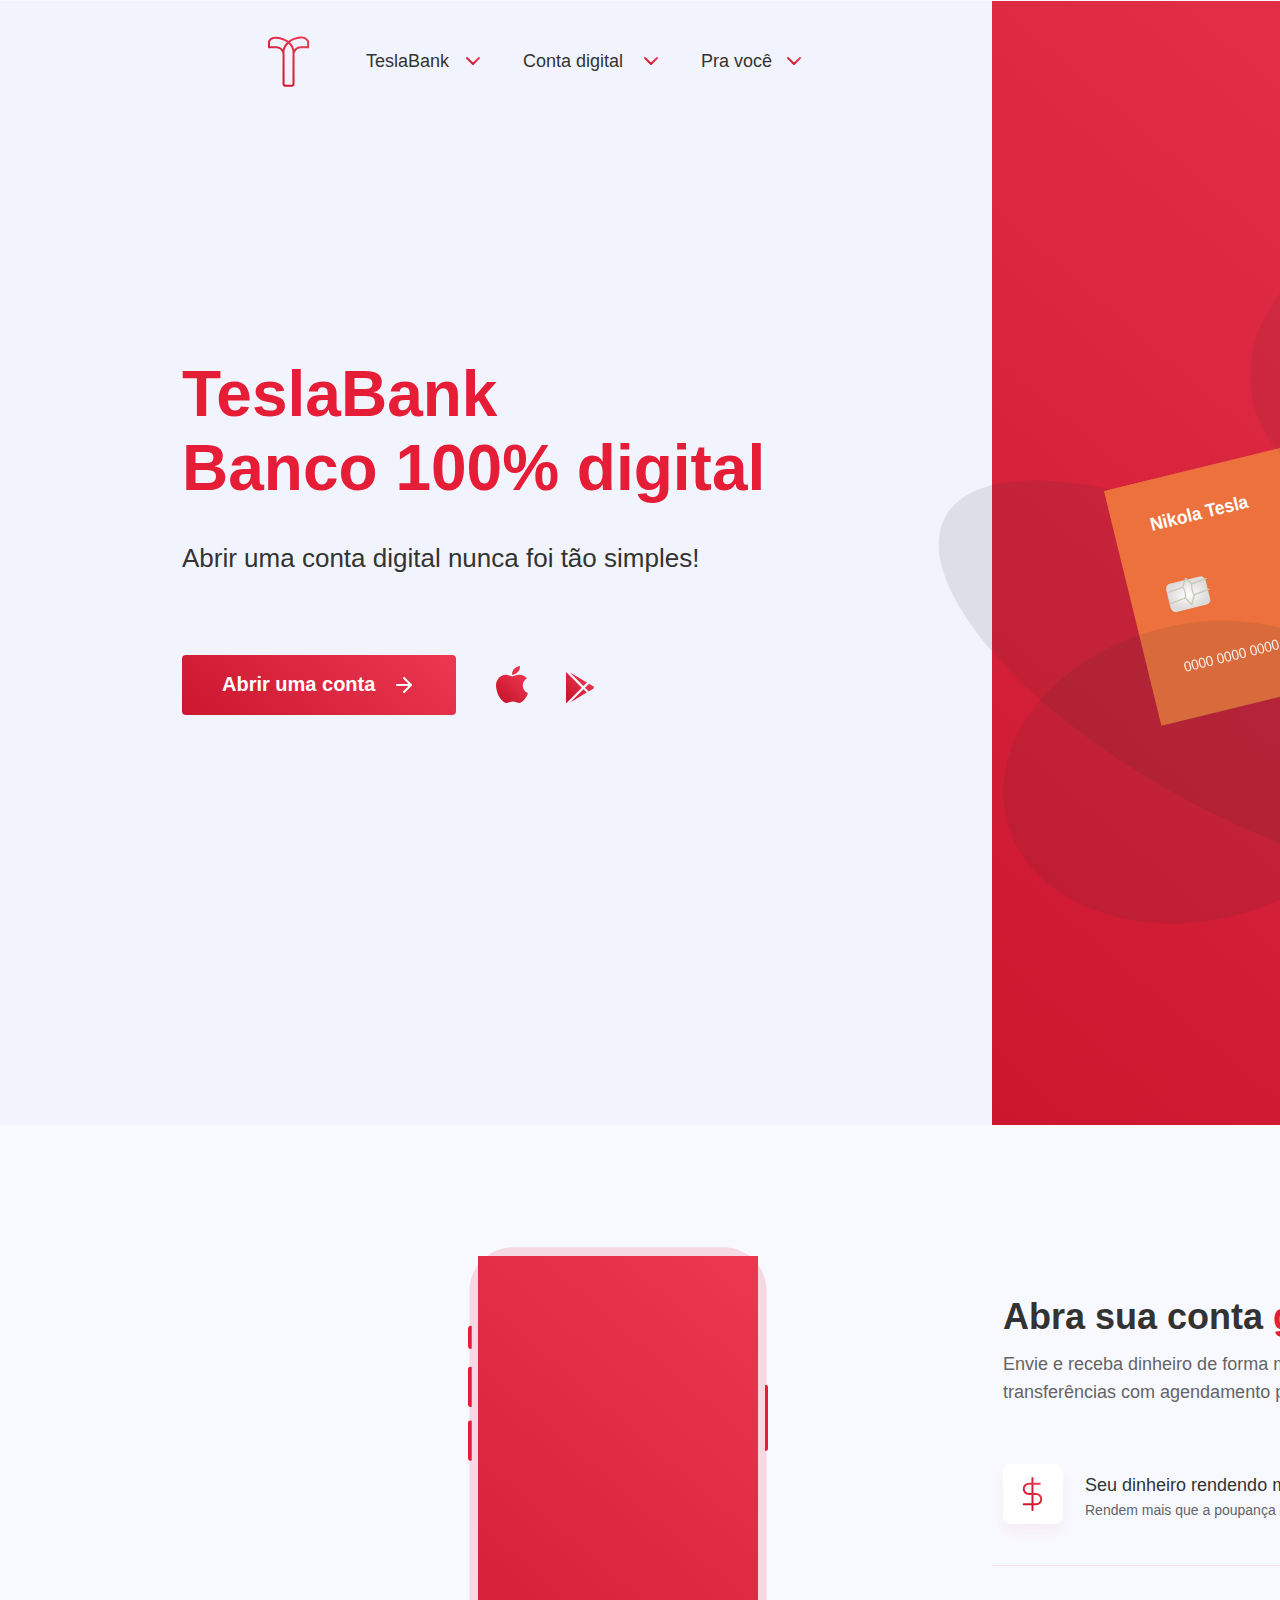
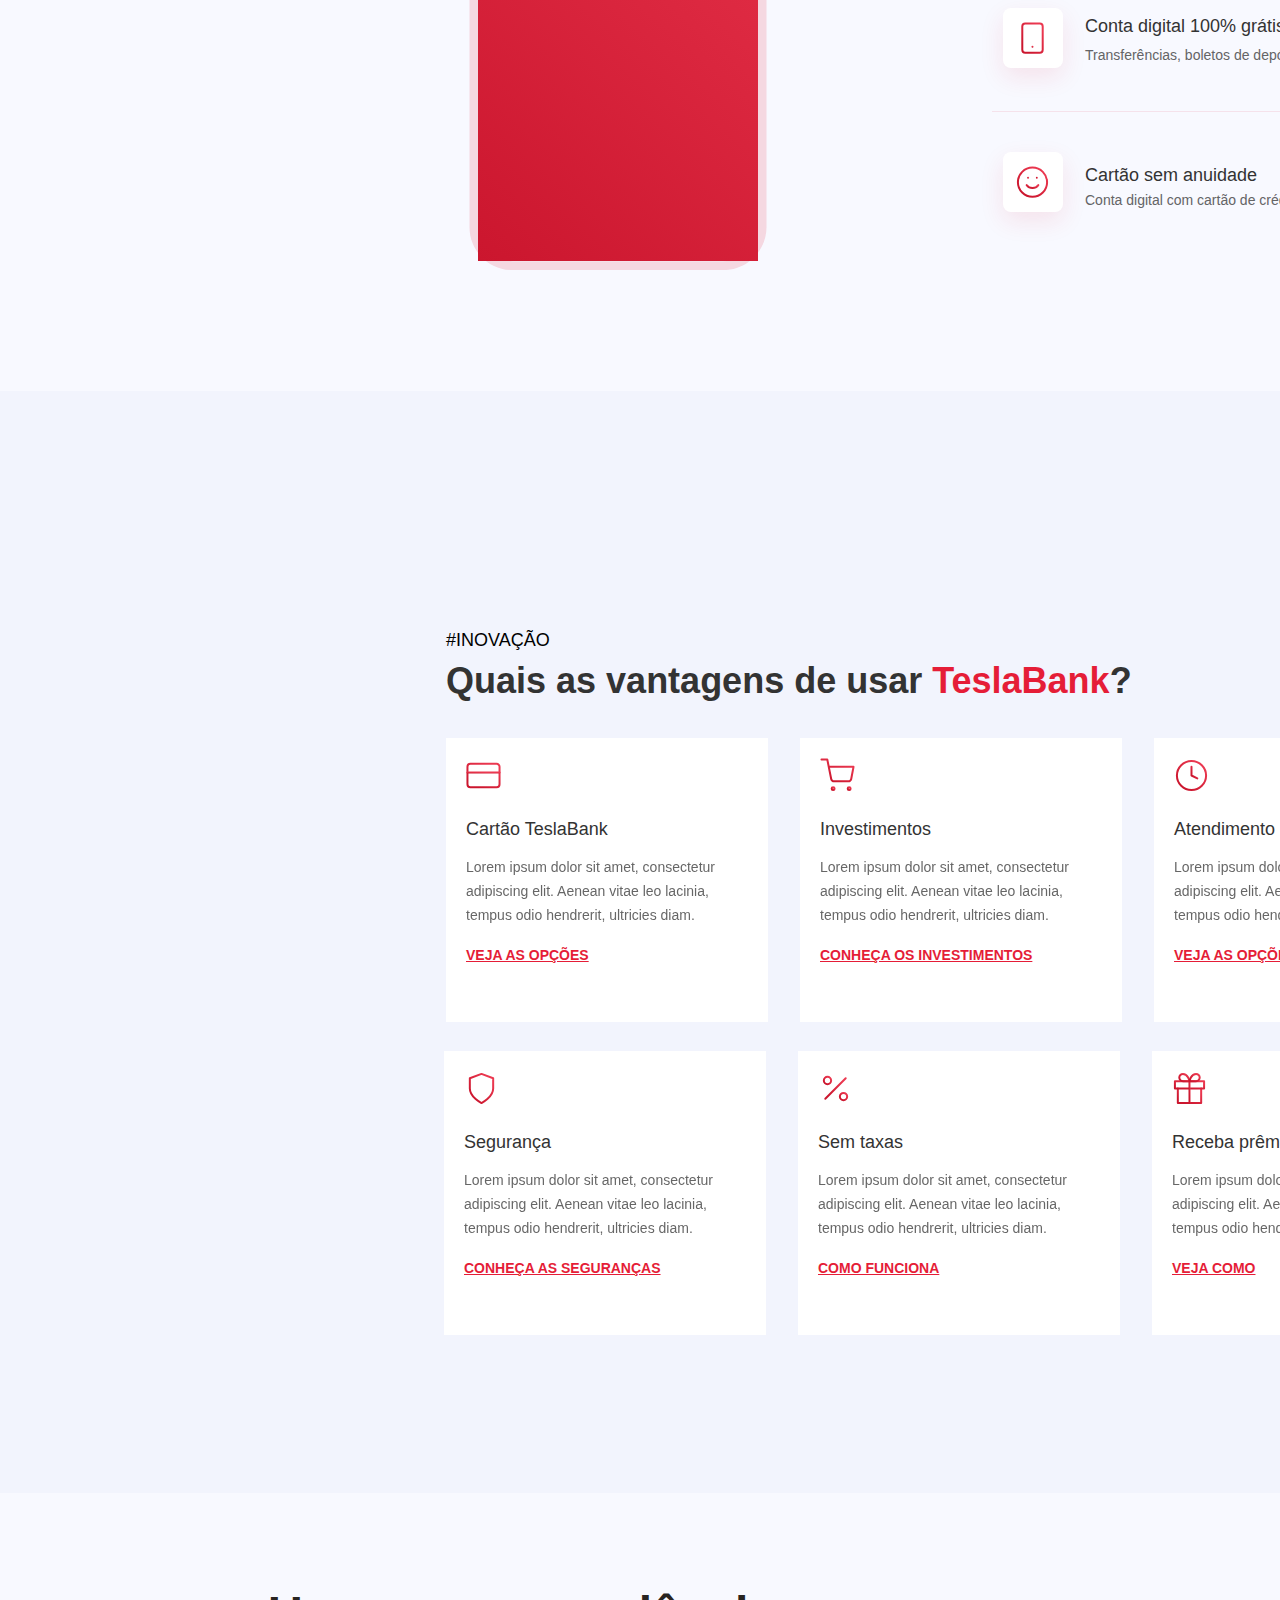
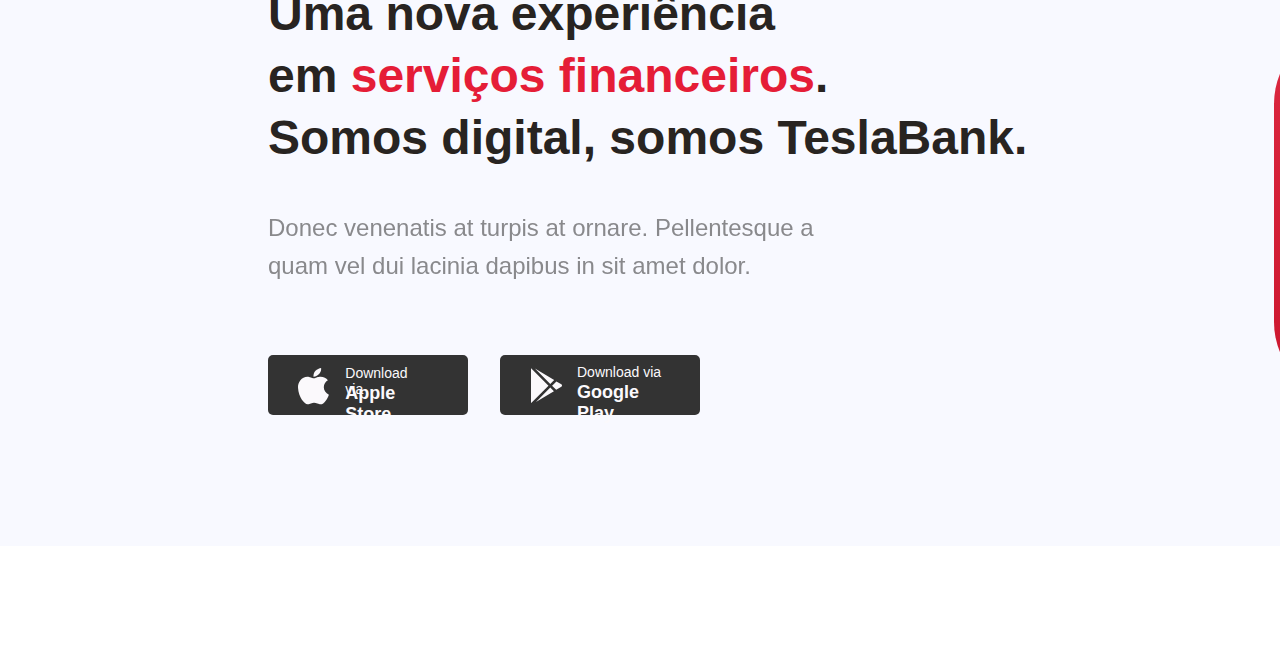
<file: index.html>
<!DOCTYPE html>
<html lang="en">
  <head>
    <meta charset="UTF-8" />
    <meta http-equiv="X-UA-Compatible" content="IE=edge" />
    <meta name="viewport" content="width=device-width, initial-scale=1.0" />
    <link rel="stylesheet" href="./style.css" />

    <style>
      a,
      button,
      input,
      select,
      h1,
      h2,
      h3,
      h4,
      h5,
      * {
        margin: 0;
        padding: 0;
        border: none;
        text-decoration: none;
        appearance: none;
        background: none;
      }
    </style>
    <title>Document</title>
  </head>
  <body>
    <div class="tesla-bank">
      <div class="lado-esquerdo"></div>
      <div class="lado-direito"></div>
      <div class="card-4">
        <div class="bg"></div>
        <div class="card-3-mask">
          <div class="bg2"></div>
          <div class="ellipse-2"></div>
          <div class="ellipse-1"></div>
        </div>
        <div class="_12-24">07/26</div>
        <div class="_2468">2468</div>
        <div class="group-93">
          <div class="ellipse-4"></div>
          <div class="ellipse-3"></div>
          <div class="ellipse-22"></div>
          <div class="ellipse-12"></div>
        </div>
        <div class="cart-o-de-cr-dito">Cartão de crédito</div>
        <div class="logo">
          <svg
            class="vector"
            width="30"
            height="29"
            viewBox="0 0 30 29"
            fill="none"
            xmlns="http://www.w3.org/2000/svg"
          >
            <path
              d="M15.2559 0.043457L29.8537 5.105L15.2767 28.7319L0.678894 23.6704L15.2559 0.043457Z"
              fill="#FF8AA2"
            />
          </svg>

          <svg
            class="logo-2"
            width="73"
            height="49"
            viewBox="0 0 73 49"
            fill="none"
            xmlns="http://www.w3.org/2000/svg"
          >
            <path
              d="M29.8941 22.1782C32.8559 17.3778 37.9853 13.9875 43.5314 12.566C41.9409 9.58224 39.1195 7.13447 35.2267 5.78472C26.0042 2.58699 14.3968 6.72064 9.27163 15.0277C4.14657 23.3346 7.46109 32.6425 16.6834 35.8401C20.5761 37.1899 24.8913 37.2166 28.9544 36.1929C26.7822 32.146 26.9324 26.9787 29.8941 22.1782Z"
              fill="#FD6887"
            />
            <path
              d="M63.2602 33.7475C58.1351 42.0544 46.5276 46.1882 37.3053 42.9906C33.4126 41.6408 30.5911 39.193 29.0005 36.209C34.593 34.8038 39.6762 31.3975 42.6379 26.597C45.5996 21.7966 45.724 16.6709 43.5775 12.5821C47.6404 11.5585 51.9557 11.5853 55.8485 12.9351C65.0707 16.1327 68.3598 25.4823 63.2604 33.7475L63.2602 33.7475Z"
              fill="#FD6887"
            />
          </svg>
        </div>
        <div class="rectangle-57"></div>
      </div>
      <div class="group-91">
        <div class="card-4-bg"></div>
        <div class="card-4-mask">
          <div class="bg3"></div>
          <div class="ellipse-23"></div>
          <div class="ellipse-13"></div>
        </div>
        <div class="_12-242">07/26</div>
        <div class="_5294">0000 0000 0000 0000</div>
        <div class="mastercard-logo">
          <svg
            class="vector4"
            width="22"
            height="34"
            viewBox="0 0 22 34"
            fill="none"
            xmlns="http://www.w3.org/2000/svg"
          >
            <path
              d="M0.630859 6.32373L15.1264 0.976057L21.4941 27.9978L6.99862 33.3455L0.630859 6.32373Z"
              fill="#FF5F00"
            />
          </svg>

          <svg
            class="group"
            width="65"
            height="65"
            viewBox="0 0 65 65"
            fill="none"
            xmlns="http://www.w3.org/2000/svg"
          >
            <path
              d="M20.4024 60.5627L19.7274 57.6983C19.4686 56.6001 18.6555 56.1219 17.551 56.5294C16.9988 56.7331 16.4456 57.1447 16.1776 57.9182C15.7319 57.5118 15.2042 57.3951 14.514 57.6498C14.0536 57.8196 13.6274 58.1324 13.3829 58.7935L13.2479 58.2206L12.2815 58.5771L13.3615 63.1603L14.3279 62.8037L13.7316 60.2734C13.5404 59.462 13.8646 58.9271 14.509 58.6893C15.1529 58.4518 15.5766 58.7626 15.7566 59.5263L16.3529 62.0567L17.3193 61.7002L16.723 59.1698C16.5318 58.3584 16.9016 57.8066 17.4999 57.5859C18.1443 57.3482 18.5675 57.6592 18.7475 58.4229L19.3438 60.9533L20.4024 60.5627ZM33.6336 50.6999L32.0692 51.2771L31.7429 49.8926L30.7766 50.2491L31.1028 51.6336L30.2285 51.9561L30.4422 52.863L31.3163 52.5405L31.8114 54.6414C32.0589 55.6918 32.6194 56.1594 33.7239 55.752C34.1381 55.5992 34.5643 55.2864 34.8417 54.9765L34.3629 54.219C34.1318 54.5117 33.8211 54.6784 33.5909 54.7633C33.1308 54.933 32.8792 54.7145 32.7667 54.2369L32.2829 52.184L33.8473 51.6068L33.6336 50.6999ZM41.8023 47.5823C41.2502 47.786 40.9496 48.2085 40.8095 48.6753L40.6745 48.1024L39.7081 48.4589L40.7881 53.0421L41.7545 52.6855L41.147 50.1076C40.967 49.3438 41.1877 48.7953 41.786 48.5746C41.97 48.5067 42.2115 48.4696 42.4067 48.4493L42.4578 47.3927C42.2625 47.4128 41.9864 47.5146 41.8024 47.5825L41.8023 47.5823ZM29.5362 52.6267C28.9971 52.4622 28.3192 52.5568 27.6289 52.8114C26.5246 53.2188 25.9234 54.0633 26.1371 54.9704C26.3172 55.7344 26.9705 55.9602 27.9707 55.747L28.4421 55.6251C28.9708 55.5336 29.2806 55.575 29.3369 55.8138C29.4156 56.1479 29.1038 56.5225 28.4594 56.7602C27.8152 56.9978 27.2527 56.9458 26.8743 56.8261L26.5941 57.7596C27.1904 57.9548 27.9257 57.891 28.6157 57.6365C29.9043 57.1611 30.4945 56.2689 30.292 55.4095C30.1007 54.5978 29.4012 54.3888 28.447 54.5853L27.9756 54.7072C27.5501 54.8122 27.2057 54.8357 27.1382 54.5493C27.0594 54.215 27.3364 53.9053 27.8426 53.7185C28.395 53.5148 29.0034 53.5496 29.3132 53.5911L29.5362 52.6267ZM55.1016 42.6762C54.5492 42.88 54.2486 43.3022 54.1084 43.769L53.9734 43.1962L53.0071 43.5527L54.0871 48.1358L55.0535 47.7793L54.446 45.2013C54.266 44.4375 54.4869 43.8889 55.0849 43.6683C55.2692 43.6003 55.5106 43.5633 55.7059 43.543L55.757 42.4864C55.5617 42.5065 55.2856 42.6083 55.1016 42.6762ZM43.3313 49.6131C43.6575 50.9975 44.814 51.6606 46.2407 51.1343C46.8849 50.8966 47.3113 50.5838 47.6814 50.0321L47.03 49.3902C46.7294 49.8125 46.3951 50.0914 45.9809 50.2442C45.1985 50.5328 44.5114 50.1636 44.2976 49.2565C44.0951 48.3973 44.5123 47.6205 45.2834 47.2843C45.6976 47.1315 46.0994 47.1388 46.535 47.2896L46.8039 46.3083C46.2537 46.0959 45.7599 46.1225 45.1157 46.3602C43.689 46.8865 43.005 48.2286 43.3313 49.6131ZM52.2587 46.3195L51.7187 44.028L50.7524 44.3845L50.8873 44.9573C50.4639 44.6467 49.9475 44.5776 49.3493 44.7983C48.1068 45.2567 47.3767 46.6158 47.703 48.0002C48.0292 49.3847 49.2319 50.0308 50.4743 49.5724C51.1185 49.3348 51.5226 48.9264 51.6974 48.3948L51.8324 48.9676L52.7987 48.6111L52.2587 46.3195ZM48.7152 47.6268C48.524 46.8152 48.8727 45.9601 49.701 45.6546C50.4833 45.3659 51.1819 45.7829 51.3844 46.6421C51.5757 47.4537 51.1808 48.3258 50.3985 48.6144C49.559 48.8721 48.9065 48.4384 48.7152 47.6268ZM36.6025 49.5009C35.3139 49.9763 34.6184 51.2706 34.9559 52.7029C35.2935 54.1352 36.4387 54.7504 37.7734 54.258C38.4176 54.0204 39.0169 53.5917 39.422 52.9754L38.7929 52.4291C38.4923 52.8513 38.0771 53.212 37.617 53.3818C37.0187 53.6025 36.353 53.5368 36.0235 52.7759L39.2909 51.5705L39.201 51.1888C38.8983 49.6916 37.8449 49.0425 36.6022 49.501L36.6025 49.5009ZM36.8049 50.3602C37.403 50.1395 37.9075 50.3687 38.168 51.051L35.8672 51.8998C35.813 51.2452 36.1146 50.6148 36.8049 50.3602ZM61.1401 43.043L60.1726 38.9373L59.2062 39.2938L59.7687 41.6808C59.3453 41.3702 58.8289 41.3011 58.2306 41.5218C56.9882 41.9802 56.2581 43.3393 56.5843 44.7237C56.9106 46.1082 58.1132 46.7543 59.3556 46.2959C60 46.0582 60.4039 45.6499 60.5787 45.1183L60.7137 45.6911L61.6801 45.3346L61.1401 43.043ZM57.5968 44.3502C57.4055 43.5386 57.7541 42.6836 58.5825 42.378C59.3648 42.0894 60.0633 42.5063 60.2657 43.3656C60.457 44.1772 60.0623 45.0492 59.28 45.3378C58.4403 45.5956 57.7881 45.1618 57.5968 44.3502ZM25.2923 56.268L24.7523 53.9764L23.7859 54.3329L23.9209 54.9058C23.4975 54.5951 22.9811 54.5261 22.3828 54.7468C21.1404 55.2052 20.4103 56.5642 20.7365 57.9487C21.0628 59.3332 22.2654 59.9792 23.5078 59.5209C24.1522 59.2831 24.5561 58.8748 24.7309 58.3432L24.8659 58.9161L25.8323 58.5596L25.2923 56.268ZM21.7029 57.5922C21.5116 56.7806 21.8604 55.9255 22.6886 55.6199C23.4709 55.3313 24.1695 55.7482 24.372 56.6075C24.5633 57.4191 24.1684 58.2912 23.3861 58.5798C22.5466 58.8375 21.8941 58.4038 21.7029 57.5922Z"
              fill="white"
            />
            <path
              d="M24.7349 29.4953C23.4411 24.0051 24.7784 18.2186 27.8552 13.6586C24.5084 12.4025 20.6388 12.3253 16.7734 13.7513C7.61553 17.1298 2.01809 27.5493 4.25696 37.05C6.49578 46.5505 15.7159 51.5038 24.8735 48.1254C28.739 46.6994 31.956 44.0077 34.223 40.6804C29.6724 38.9862 26.0287 34.9855 24.7349 29.4953Z"
              fill="#E51D37"
            />
            <path
              d="M57.8673 17.2721C60.1061 26.7726 54.5087 37.1924 45.3511 40.5708C41.4856 41.9968 37.6161 41.9196 34.2689 40.6634C37.3919 36.0865 38.6833 30.317 37.3895 24.8268C36.0957 19.3365 32.4631 15.3836 27.9012 13.6416C30.168 10.3145 33.3853 7.62281 37.2507 6.19676C46.4084 2.81833 55.6399 7.81917 57.8675 17.272L57.8673 17.2721Z"
              fill="#F79E1B"
            />
          </svg>
        </div>
        <div class="nikola-tesla">Nikola Tesla</div>
        <div class="group2">
          <div class="rectangle"></div>
          <svg
            class="group3"
            width="47"
            height="42"
            viewBox="0 0 47 42"
            fill="none"
            xmlns="http://www.w3.org/2000/svg"
          >
            <path
              fill-rule="evenodd"
              clip-rule="evenodd"
              d="M20.5104 7.57473L17.8167 16.2924C17.8167 16.2924 21.0292 21.8656 20.5378 27.8398L26.79 34.2226L29.2744 24.6167C29.2744 24.6167 26.4805 20.82 26.5533 13.0693C26.5533 13.0693 20.5104 7.57473 20.5104 7.57473Z"
              stroke="#C7C7B6"
              stroke-width="1.3"
              stroke-linejoin="bevel"
            />
            <path
              d="M2.6046 22.2591L17.8936 16.6187"
              stroke="#C7C7B6"
              stroke-width="1.3"
              stroke-linejoin="bevel"
            />
            <path
              d="M26.193 13.557L41.9189 7.75537"
              stroke="#C7C7B6"
              stroke-width="1.3"
              stroke-linejoin="bevel"
            />
            <path
              d="M5.16759 33.1356L20.4566 27.4951"
              stroke="#C7C7B6"
              stroke-width="1.3"
              stroke-linejoin="bevel"
            />
            <path
              d="M28.7557 24.4332L44.4816 18.6316"
              stroke="#C7C7B6"
              stroke-width="1.3"
              stroke-linejoin="bevel"
            />
          </svg>
        </div>
      </div>
      <div class="abrir-uma-conta-digital-nunca-foi-t-o-simples">
        Abrir uma conta digital nunca foi tão simples!
      </div>
      <div class="tesla-bank-banco-100-digital">
        TeslaBank<br />Banco 100% digital
      </div>
      <div class="rectangle-7"></div>
      <div class="group4">
        <svg
          class="buttons"
          width="300"
          height="136"
          viewBox="0 0 300 136"
          fill="none"
          xmlns="http://www.w3.org/2000/svg"
        >
          <path
            d="M0 3.622C0 2.08027 1.24983 0.830444 2.79156 0.830444C3.30548 0.830444 3.72208 1.24705 3.72208 1.76097V22.9918C3.72208 23.5057 3.30548 23.9223 2.79156 23.9223C1.24983 23.9223 0 22.6725 0 21.1308V3.622Z"
            fill="#E51D37"
          />
          <path
            d="M0 44.0345C0 42.8003 0.99986 41.7998 2.23325 41.7998H2.97767C3.3888 41.7998 3.72208 42.1333 3.72208 42.5447V81.2795C3.72208 81.6909 3.3888 82.0244 2.97767 82.0244H2.23325C0.99986 82.0244 0 81.0239 0 79.7897V44.0345Z"
            fill="#E51D37"
          />
          <path
            d="M0 97.6673C0 96.4331 0.99986 95.4326 2.23325 95.4326H2.97767C3.3888 95.4326 3.72208 95.7661 3.72208 96.1775V134.912C3.72208 135.324 3.3888 135.657 2.97767 135.657H2.23325C0.99986 135.657 0 134.657 0 133.423V97.6673Z"
            fill="#E51D37"
          />
          <path
            d="M297.022 60.4223C297.022 60.0109 297.356 59.6774 297.767 59.6774C299 59.6774 300 60.6779 300 61.9121V123.739C300 124.973 299 125.973 297.767 125.973C297.356 125.973 297.022 125.64 297.022 125.229V60.4223Z"
            fill="#E51D37"
          />
        </svg>

        <svg
          class="case"
          width="298"
          height="624"
          viewBox="0 0 298 624"
          fill="none"
          xmlns="http://www.w3.org/2000/svg"
        >
          <path
            fill-rule="evenodd"
            clip-rule="evenodd"
            d="M254.335 0.36084H43.6649C19.8194 0.36084 0.48877 19.704 0.48877 43.565V579.893C0.48877 603.754 19.8194 623.097 43.6649 623.097H254.335C278.18 623.097 297.511 603.754 297.511 579.893V43.565C297.511 19.704 278.18 0.36084 254.335 0.36084ZM9.42177 43.565C9.42177 24.6408 24.7529 9.29964 43.6649 9.29964H65.3155C67.8808 10.2029 69.7195 12.6491 69.7195 15.5249C69.7195 24.6345 77.0995 32.0191 86.203 32.0191H211.052C220.156 32.0191 227.536 24.6345 227.536 15.5249C227.536 12.6491 229.375 10.2029 231.94 9.29964H254.335C273.247 9.29964 288.578 24.6408 288.578 43.565V579.893C288.578 598.817 273.247 614.158 254.335 614.158H43.6649C24.7529 614.158 9.42177 598.817 9.42177 579.893V43.565Z"
            fill="#E51D37"
            fill-opacity="0.15"
          />
        </svg>

        <div class="cameras">
          <div class="rectangle-3"></div>
          <div class="ellipse"></div>
        </div>
      </div>
      <div class="group4">
        <svg
          class="screen"
          width="279.1563415527344"
          height="604.858642578125"
        ></svg>
        <div class="group-74">
          <div class="rectangle-40"></div>
        </div>
      </div>
      <div class="app-features">
        <span
          ><span class="app-features-span">Abra sua conta </span
          ><span class="app-features-span2">gratuita</span
          ><span class="app-features-span3">!</span></span
        >
      </div>
      <div
        class="envie-e-receba-dinheiro-de-forma-mais-pr-tica-e-r-pida-fa-a-pix-te-ds-e-transfer-ncias-com-agendamento-para-todos-os-bancos-sem-pagar-nada"
      >
        Envie e receba dinheiro de forma mais prática e rápida. Faça Pix, TEDs e
        transferências com agendamento para todos os bancos sem pagar nada.
      </div>
      <div class="line-1"></div>
      <div class="line-2"></div>
      <div
        class="excepteur-sint-occaecat-cupidatat-non-proident-sunt-in-culpa-qui-officia-deserunt-mollit-anim-id-est-laborum"
      >
        Rendem mais que a poupança e você resgata quando quiser
      </div>
      <div class="dolor-sit-amet">Seu dinheiro rendendo mais</div>
      <div class="group-75">
        <div class="rectangle-41"></div>
        <svg
          class="dollar-sign"
          width="35"
          height="36"
          viewBox="0 0 35 36"
          fill="none"
          xmlns="http://www.w3.org/2000/svg"
        >
          <g clip-path="url(#clip0_2_166)">
            <path
              d="M17.5 1.96802V34.0722"
              stroke="url(#paint0_linear_2_166)"
              stroke-width="2"
              stroke-linecap="round"
              stroke-linejoin="round"
            />
            <path
              d="M24.7917 7.80518H13.8542C12.5005 7.80518 11.2022 8.34328 10.245 9.30112C9.28776 10.259 8.75 11.5581 8.75 12.9127C8.75 14.2672 9.28776 15.5663 10.245 16.5242C11.2022 17.482 12.5005 18.0201 13.8542 18.0201H21.1458C22.4995 18.0201 23.7978 18.5582 24.755 19.5161C25.7122 20.4739 26.25 21.773 26.25 23.1276C26.25 24.4822 25.7122 25.7813 24.755 26.7391C23.7978 27.697 22.4995 28.2351 21.1458 28.2351H8.75"
              stroke="url(#paint1_linear_2_166)"
              stroke-width="2"
              stroke-linecap="round"
              stroke-linejoin="round"
            />
          </g>
          <defs>
            <linearGradient
              id="paint0_linear_2_166"
              x1="18.345"
              y1="6.30208"
              x2="16.8217"
              y2="6.35677"
              gradientUnits="userSpaceOnUse"
            >
              <stop stop-color="#EB3850" />
              <stop offset="1" stop-color="#CB162E" />
            </linearGradient>
            <linearGradient
              id="paint1_linear_2_166"
              x1="23.5375"
              y1="10.5632"
              x2="10.0217"
              y2="23.9082"
              gradientUnits="userSpaceOnUse"
            >
              <stop stop-color="#EB3850" />
              <stop offset="1" stop-color="#CB162E" />
            </linearGradient>
            <clipPath id="clip0_2_166">
              <rect
                width="35"
                height="35.0227"
                fill="white"
                transform="translate(0 0.508789)"
              />
            </clipPath>
          </defs>
        </svg>
      </div>
      <div
        class="excepteur-sint-occaecat-cupidatat-non-proident-sunt-in-culpa-qui-officia-deserunt-mollit-anim-id-est-laborum2"
      >
        Transferências, boletos de depósito e outros serviços gratuitos
      </div>
      <div class="dolor-sit-amet2">Conta digital 100% grátis</div>
      <div class="group-76">
        <div class="rectangle-42"></div>
        <svg
          class="smartphone"
          width="35"
          height="36"
          viewBox="0 0 35 36"
          fill="none"
          xmlns="http://www.w3.org/2000/svg"
        >
          <path
            d="M24.7917 3.52075H10.2084C8.59758 3.52075 7.29175 4.82744 7.29175 6.43931V29.7878C7.29175 31.3997 8.59758 32.7063 10.2084 32.7063H24.7917C26.4026 32.7063 27.7084 31.3997 27.7084 29.7878V6.43931C27.7084 4.82744 26.4026 3.52075 24.7917 3.52075Z"
            stroke="url(#paint0_linear_2_173)"
            stroke-width="2"
            stroke-linecap="round"
            stroke-linejoin="round"
          />
          <path
            d="M17.5 26.8691H17.5146"
            stroke="url(#paint1_linear_2_173)"
            stroke-width="2"
            stroke-linecap="round"
            stroke-linejoin="round"
          />
          <defs>
            <linearGradient
              id="paint0_linear_2_173"
              x1="24.5438"
              y1="7.46081"
              x2="5.67281"
              y2="22.6774"
              gradientUnits="userSpaceOnUse"
            >
              <stop stop-color="#EB3850" />
              <stop offset="1" stop-color="#CB162E" />
            </linearGradient>
            <linearGradient
              id="paint1_linear_2_173"
              x1="17.5123"
              y1="27.0041"
              x2="17.4901"
              y2="27.0045"
              gradientUnits="userSpaceOnUse"
            >
              <stop stop-color="#EB3850" />
              <stop offset="1" stop-color="#CB162E" />
            </linearGradient>
          </defs>
        </svg>
      </div>
      <div
        class="excepteur-sint-occaecat-cupidatat-non-proident-sunt-in-culpa-qui-officia-deserunt-mollit-anim-id-est-laborum3"
      >
        Conta digital com cartão de crédito sem anuidade e sem complicação
      </div>
      <div class="dolor-sit-amet3">Cartão sem anuidade</div>
      <div class="group-77">
        <div class="rectangle-43"></div>
        <svg
          class="smile"
          width="35"
          height="36"
          viewBox="0 0 35 36"
          fill="none"
          xmlns="http://www.w3.org/2000/svg"
        >
          <path
            d="M17.5001 32.7997C25.5542 32.7997 32.0834 26.2663 32.0834 18.2069C32.0834 10.1476 25.5542 3.61414 17.5001 3.61414C9.44593 3.61414 2.91675 10.1476 2.91675 18.2069C2.91675 26.2663 9.44593 32.7997 17.5001 32.7997Z"
            stroke="url(#paint0_linear_2_188)"
            stroke-width="2"
            stroke-linecap="round"
            stroke-linejoin="round"
          />
          <path
            d="M11.6667 21.1255C11.6667 21.1255 13.8542 24.044 17.5001 24.044C21.1459 24.044 23.3334 21.1255 23.3334 21.1255"
            stroke="url(#paint1_linear_2_188)"
            stroke-width="2"
            stroke-linecap="round"
            stroke-linejoin="round"
          />
          <path
            d="M13.125 13.8291H13.1396"
            stroke="url(#paint2_linear_2_188)"
            stroke-width="2"
            stroke-linecap="round"
            stroke-linejoin="round"
          />
          <path
            d="M21.875 13.8291H21.8896"
            stroke="url(#paint3_linear_2_188)"
            stroke-width="2"
            stroke-linecap="round"
            stroke-linejoin="round"
          />
          <defs>
            <linearGradient
              id="paint0_linear_2_188"
              x1="27.5626"
              y1="7.55419"
              x2="8.44428"
              y2="29.577"
              gradientUnits="userSpaceOnUse"
            >
              <stop stop-color="#EB3850" />
              <stop offset="1" stop-color="#CB162E" />
            </linearGradient>
            <linearGradient
              id="paint1_linear_2_188"
              x1="21.5251"
              y1="21.5195"
              x2="20.7246"
              y2="25.2077"
              gradientUnits="userSpaceOnUse"
            >
              <stop stop-color="#EB3850" />
              <stop offset="1" stop-color="#CB162E" />
            </linearGradient>
            <linearGradient
              id="paint2_linear_2_188"
              x1="13.1373"
              y1="13.9641"
              x2="13.1151"
              y2="13.9645"
              gradientUnits="userSpaceOnUse"
            >
              <stop stop-color="#EB3850" />
              <stop offset="1" stop-color="#CB162E" />
            </linearGradient>
            <linearGradient
              id="paint3_linear_2_188"
              x1="21.8873"
              y1="13.9641"
              x2="21.8651"
              y2="13.9645"
              gradientUnits="userSpaceOnUse"
            >
              <stop stop-color="#EB3850" />
              <stop offset="1" stop-color="#CB162E" />
            </linearGradient>
          </defs>
        </svg>
      </div>
      <div class="feature-3">
        <svg
          class="credit-card"
          width="35"
          height="35"
          viewBox="0 0 35 35"
          fill="none"
          xmlns="http://www.w3.org/2000/svg"
        >
          <path
            d="M30.6249 5.83337H4.37492C2.76409 5.83337 1.45825 7.13921 1.45825 8.75004V26.25C1.45825 27.8609 2.76409 29.1667 4.37492 29.1667H30.6249C32.2357 29.1667 33.5416 27.8609 33.5416 26.25V8.75004C33.5416 7.13921 32.2357 5.83337 30.6249 5.83337Z"
            stroke="url(#paint0_linear_2_205)"
            stroke-width="2"
            stroke-linecap="round"
            stroke-linejoin="round"
          />
          <path
            d="M1.45825 14.5834H33.5416"
            stroke="url(#paint1_linear_2_205)"
            stroke-width="2"
            stroke-linecap="round"
            stroke-linejoin="round"
          />
          <defs>
            <linearGradient
              id="paint0_linear_2_205"
              x1="28.5687"
              y1="8.98337"
              x2="14.6348"
              y2="31.0676"
              gradientUnits="userSpaceOnUse"
            >
              <stop stop-color="#EB3850" />
              <stop offset="1" stop-color="#CB162E" />
            </linearGradient>
            <linearGradient
              id="paint1_linear_2_205"
              x1="28.5687"
              y1="14.7184"
              x2="28.5329"
              y2="16.0407"
              gradientUnits="userSpaceOnUse"
            >
              <stop stop-color="#EB3850" />
              <stop offset="1" stop-color="#CB162E" />
            </linearGradient>
          </defs>
        </svg>

        <div class="title-text">
          <div class="title">Cartão TeslaBank</div>
          <div class="text">
            Lorem ipsum dolor sit amet, consectetur adipiscing elit. Aenean
            vitae leo lacinia, tempus odio hendrerit, ultricies diam.
          </div>
        </div>
        <div class="veja-as-op-es">Veja as opções</div>
      </div>
      <div class="feature-32">
        <svg
          class="shopping-cart"
          width="35"
          height="35"
          viewBox="0 0 35 35"
          fill="none"
          xmlns="http://www.w3.org/2000/svg"
        >
          <path
            d="M13.1251 32.0834C13.9305 32.0834 14.5834 31.4304 14.5834 30.625C14.5834 29.8196 13.9305 29.1667 13.1251 29.1667C12.3197 29.1667 11.6667 29.8196 11.6667 30.625C11.6667 31.4304 12.3197 32.0834 13.1251 32.0834Z"
            stroke="url(#paint0_linear_2_213)"
            stroke-width="2"
            stroke-linecap="round"
            stroke-linejoin="round"
          />
          <path
            d="M29.1666 32.0834C29.972 32.0834 30.6249 31.4304 30.6249 30.625C30.6249 29.8196 29.972 29.1667 29.1666 29.1667C28.3612 29.1667 27.7083 29.8196 27.7083 30.625C27.7083 31.4304 28.3612 32.0834 29.1666 32.0834Z"
            stroke="url(#paint1_linear_2_213)"
            stroke-width="2"
            stroke-linecap="round"
            stroke-linejoin="round"
          />
          <path
            d="M1.45825 1.45831H7.29158L11.1999 20.9854C11.3333 21.6568 11.6985 22.2599 12.2318 22.6892C12.765 23.1184 13.4322 23.3464 14.1166 23.3333H28.2916C28.976 23.3464 29.6432 23.1184 30.1764 22.6892C30.7096 22.2599 31.0749 21.6568 31.2082 20.9854L33.5416 8.74998H8.74992"
            stroke="url(#paint2_linear_2_213)"
            stroke-width="2"
            stroke-linecap="round"
            stroke-linejoin="round"
          />
          <defs>
            <linearGradient
              id="paint0_linear_2_213"
              x1="14.1313"
              y1="29.5604"
              x2="12.2209"
              y2="31.7625"
              gradientUnits="userSpaceOnUse"
            >
              <stop stop-color="#EB3850" />
              <stop offset="1" stop-color="#CB162E" />
            </linearGradient>
            <linearGradient
              id="paint1_linear_2_213"
              x1="30.1728"
              y1="29.5604"
              x2="28.2624"
              y2="31.7625"
              gradientUnits="userSpaceOnUse"
            >
              <stop stop-color="#EB3850" />
              <stop offset="1" stop-color="#CB162E" />
            </linearGradient>
            <linearGradient
              id="paint2_linear_2_213"
              x1="28.5687"
              y1="4.41151"
              x2="15.8843"
              y2="25.8551"
              gradientUnits="userSpaceOnUse"
            >
              <stop stop-color="#EB3850" />
              <stop offset="1" stop-color="#CB162E" />
            </linearGradient>
          </defs>
        </svg>

        <div class="title-text">
          <div class="title">Investimentos</div>
          <div class="text">
            Lorem ipsum dolor sit amet, consectetur adipiscing elit. Aenean
            vitae leo lacinia, tempus odio hendrerit, ultricies diam.
          </div>
        </div>
        <div class="conhe-a-os-investimentos">Conheça os investimentos</div>
      </div>
      <div class="feature-33">
        <svg
          class="clock"
          width="35"
          height="35"
          viewBox="0 0 35 35"
          fill="none"
          xmlns="http://www.w3.org/2000/svg"
        >
          <path
            d="M17.5001 32.0834C25.5542 32.0834 32.0834 25.5542 32.0834 17.5C32.0834 9.44587 25.5542 2.91669 17.5001 2.91669C9.44593 2.91669 2.91675 9.44587 2.91675 17.5C2.91675 25.5542 9.44593 32.0834 17.5001 32.0834Z"
            stroke="url(#paint0_linear_2_222)"
            stroke-width="2"
            stroke-linecap="round"
            stroke-linejoin="round"
          />
          <path
            d="M17.5 8.75V17.5L23.3333 20.4167"
            stroke="url(#paint1_linear_2_222)"
            stroke-width="2"
            stroke-linecap="round"
            stroke-linejoin="round"
          />
          <defs>
            <linearGradient
              id="paint0_linear_2_222"
              x1="27.5626"
              y1="6.85419"
              x2="8.45842"
              y2="28.875"
              gradientUnits="userSpaceOnUse"
            >
              <stop stop-color="#EB3850" />
              <stop offset="1" stop-color="#CB162E" />
            </linearGradient>
            <linearGradient
              id="paint1_linear_2_222"
              x1="22.4292"
              y1="10.325"
              x2="15.7503"
              y2="14.1743"
              gradientUnits="userSpaceOnUse"
            >
              <stop stop-color="#EB3850" />
              <stop offset="1" stop-color="#CB162E" />
            </linearGradient>
          </defs>
        </svg>

        <div class="title-text">
          <div class="title">Atendimento 24h</div>
          <div class="text">
            Lorem ipsum dolor sit amet, consectetur adipiscing elit. Aenean
            vitae leo lacinia, tempus odio hendrerit, ultricies diam.
          </div>
        </div>
        <div class="veja-as-op-es">Veja as opções</div>
      </div>
      <div class="feature-34">
        <svg
          class="percent"
          width="35"
          height="35"
          viewBox="0 0 35 35"
          fill="none"
          xmlns="http://www.w3.org/2000/svg"
        >
          <path
            d="M27.7084 7.29169L7.29175 27.7084"
            stroke="url(#paint0_linear_2_230)"
            stroke-width="2"
            stroke-linecap="round"
            stroke-linejoin="round"
          />
          <path
            d="M9.47908 13.125C11.4926 13.125 13.1249 11.4927 13.1249 9.47915C13.1249 7.46561 11.4926 5.83331 9.47908 5.83331C7.46555 5.83331 5.83325 7.46561 5.83325 9.47915C5.83325 11.4927 7.46555 13.125 9.47908 13.125Z"
            stroke="url(#paint1_linear_2_230)"
            stroke-width="2"
            stroke-linecap="round"
            stroke-linejoin="round"
          />
          <path
            d="M25.5208 29.1667C27.5344 29.1667 29.1667 27.5344 29.1667 25.5208C29.1667 23.5073 27.5344 21.875 25.5208 21.875C23.5073 21.875 21.875 23.5073 21.875 25.5208C21.875 27.5344 23.5073 29.1667 25.5208 29.1667Z"
            stroke="url(#paint2_linear_2_230)"
            stroke-width="2"
            stroke-linecap="round"
            stroke-linejoin="round"
          />
          <defs>
            <linearGradient
              id="paint0_linear_2_230"
              x1="24.5438"
              y1="10.0479"
              x2="11.1709"
              y2="25.4625"
              gradientUnits="userSpaceOnUse"
            >
              <stop stop-color="#EB3850" />
              <stop offset="1" stop-color="#CB162E" />
            </linearGradient>
            <linearGradient
              id="paint1_linear_2_230"
              x1="11.9947"
              y1="6.81769"
              x2="7.21867"
              y2="12.3229"
              gradientUnits="userSpaceOnUse"
            >
              <stop stop-color="#EB3850" />
              <stop offset="1" stop-color="#CB162E" />
            </linearGradient>
            <linearGradient
              id="paint2_linear_2_230"
              x1="28.0365"
              y1="22.8594"
              x2="23.2604"
              y2="28.3646"
              gradientUnits="userSpaceOnUse"
            >
              <stop stop-color="#EB3850" />
              <stop offset="1" stop-color="#CB162E" />
            </linearGradient>
          </defs>
        </svg>

        <div class="title-text">
          <div class="title">Sem taxas</div>
          <div class="text">
            Lorem ipsum dolor sit amet, consectetur adipiscing elit. Aenean
            vitae leo lacinia, tempus odio hendrerit, ultricies diam.
          </div>
        </div>
        <div class="como-funciona">como funciona</div>
      </div>
      <div class="feature-35">
        <svg
          class="gift"
          width="35"
          height="35"
          viewBox="0 0 35 35"
          fill="none"
          xmlns="http://www.w3.org/2000/svg"
        >
          <path
            d="M29.1666 17.5V32.0833H5.83325V17.5"
            stroke="url(#paint0_linear_2_239)"
            stroke-width="2"
            stroke-linecap="round"
            stroke-linejoin="round"
          />
          <path
            d="M32.0834 10.2083H2.91675V17.5H32.0834V10.2083Z"
            stroke="url(#paint1_linear_2_239)"
            stroke-width="2"
            stroke-linecap="round"
            stroke-linejoin="round"
          />
          <path
            d="M17.5 32.0833V10.2083"
            stroke="url(#paint2_linear_2_239)"
            stroke-width="2"
            stroke-linecap="round"
            stroke-linejoin="round"
          />
          <path
            d="M17.5001 10.2084H10.9376C9.97065 10.2084 9.04331 9.82424 8.35959 9.14051C7.67586 8.45679 7.29175 7.52946 7.29175 6.56252C7.29175 5.59559 7.67586 4.66825 8.35959 3.98453C9.04331 3.3008 9.97065 2.91669 10.9376 2.91669C16.0417 2.91669 17.5001 10.2084 17.5001 10.2084Z"
            stroke="url(#paint3_linear_2_239)"
            stroke-width="2"
            stroke-linecap="round"
            stroke-linejoin="round"
          />
          <path
            d="M17.5 10.2084H24.0625C25.0294 10.2084 25.9568 9.82424 26.6405 9.14051C27.3242 8.45679 27.7083 7.52946 27.7083 6.56252C27.7083 5.59559 27.3242 4.66825 26.6405 3.98453C25.9568 3.3008 25.0294 2.91669 24.0625 2.91669C18.9583 2.91669 17.5 10.2084 17.5 10.2084Z"
            stroke="url(#paint4_linear_2_239)"
            stroke-width="2"
            stroke-linecap="round"
            stroke-linejoin="round"
          />
          <defs>
            <linearGradient
              id="paint0_linear_2_239"
              x1="25.5499"
              y1="19.4687"
              x2="17.4639"
              y2="34.3817"
              gradientUnits="userSpaceOnUse"
            >
              <stop stop-color="#EB3850" />
              <stop offset="1" stop-color="#CB162E" />
            </linearGradient>
            <linearGradient
              id="paint1_linear_2_239"
              x1="27.5626"
              y1="11.1927"
              x2="25.5639"
              y2="20.4079"
              gradientUnits="userSpaceOnUse"
            >
              <stop stop-color="#EB3850" />
              <stop offset="1" stop-color="#CB162E" />
            </linearGradient>
            <linearGradient
              id="paint2_linear_2_239"
              x1="18.345"
              y1="13.1614"
              x2="16.824"
              y2="13.2416"
              gradientUnits="userSpaceOnUse"
            >
              <stop stop-color="#EB3850" />
              <stop offset="1" stop-color="#CB162E" />
            </linearGradient>
            <linearGradient
              id="paint3_linear_2_239"
              x1="15.9178"
              y1="3.90106"
              x2="11.5977"
              y2="10.8726"
              gradientUnits="userSpaceOnUse"
            >
              <stop stop-color="#EB3850" />
              <stop offset="1" stop-color="#CB162E" />
            </linearGradient>
            <linearGradient
              id="paint4_linear_2_239"
              x1="26.126"
              y1="3.90106"
              x2="21.8059"
              y2="10.8726"
              gradientUnits="userSpaceOnUse"
            >
              <stop stop-color="#EB3850" />
              <stop offset="1" stop-color="#CB162E" />
            </linearGradient>
          </defs>
        </svg>

        <div class="title-text">
          <div class="title">Receba prêmios</div>
          <div class="text">
            Lorem ipsum dolor sit amet, consectetur adipiscing elit. Aenean
            vitae leo lacinia, tempus odio hendrerit, ultricies diam.
          </div>
        </div>
        <div class="veja-como">Veja como</div>
      </div>
      <div class="feature-36">
        <svg
          class="shield"
          width="35"
          height="35"
          viewBox="0 0 35 35"
          fill="none"
          xmlns="http://www.w3.org/2000/svg"
        >
          <path
            d="M17.4999 32.0834C17.4999 32.0834 29.1666 26.25 29.1666 17.5V7.29169L17.4999 2.91669L5.83325 7.29169V17.5C5.83325 26.25 17.4999 32.0834 17.4999 32.0834Z"
            stroke="url(#paint0_linear_2_250)"
            stroke-width="2"
            stroke-linecap="round"
            stroke-linejoin="round"
          />
          <defs>
            <linearGradient
              id="paint0_linear_2_250"
              x1="25.5499"
              y1="6.85419"
              x2="6.31582"
              y2="24.5907"
              gradientUnits="userSpaceOnUse"
            >
              <stop stop-color="#EB3850" />
              <stop offset="1" stop-color="#CB162E" />
            </linearGradient>
          </defs>
        </svg>

        <div class="title-text">
          <div class="title">Segurança</div>
          <div class="text">
            Lorem ipsum dolor sit amet, consectetur adipiscing elit. Aenean
            vitae leo lacinia, tempus odio hendrerit, ultricies diam.
          </div>
        </div>
        <div class="conhe-a-as-seguran-as">Conheça as seguranças</div>
      </div>
      <div class="inova-o">#inovação</div>
      <div class="quais-as-vantagens-de-usar-tesla-bank">
        <span
          ><span class="quais-as-vantagens-de-usar-tesla-bank-span"
            >Quais as vantagens de usar </span
          ><span class="quais-as-vantagens-de-usar-tesla-bank-span2"
            >TeslaBank</span
          ><span class="quais-as-vantagens-de-usar-tesla-bank-span3"
            >?</span
          ></span
        >
      </div>
      <div
        class="uma-nova-experi-ncia-em-servi-os-financeiros-somos-digital-somos-tesla-bank"
      >
        <span
          ><span
            class="uma-nova-experi-ncia-em-servi-os-financeiros-somos-digital-somos-tesla-bank-span"
            >Uma nova experiência<br />em </span
          ><span
            class="uma-nova-experi-ncia-em-servi-os-financeiros-somos-digital-somos-tesla-bank-span2"
            >serviços financeiros</span
          ><span
            class="uma-nova-experi-ncia-em-servi-os-financeiros-somos-digital-somos-tesla-bank-span3"
            >. <br />Somos digital, somos TeslaBank.
          </span></span
        >
      </div>
      <div
        class="donec-venenatis-at-turpis-at-ornare-pellentesque-a-quam-vel-dui-lacinia-dapibus-in-sit-amet-dolor"
      >
        Donec venenatis at turpis at ornare. Pellentesque a quam vel dui lacinia
        dapibus in sit amet dolor.
      </div>
      <div class="frame-1">
        <div class="group-90">
          <div class="abrir-uma-conta">Abrir uma conta</div>
          <svg
            class="arrow-right"
            width="24"
            height="24"
            viewBox="0 0 24 24"
            fill="none"
            xmlns="http://www.w3.org/2000/svg"
          >
            <path
              d="M5 12H19"
              stroke="white"
              stroke-width="2"
              stroke-linecap="round"
              stroke-linejoin="round"
            />
            <path
              d="M12 5L19 12L12 19"
              stroke="white"
              stroke-width="2"
              stroke-linecap="round"
              stroke-linejoin="round"
            />
          </svg>
        </div>
      </div>
      <div class="appnu-bgapp"></div>
      <svg
        class="union"
        width="42"
        height="51"
        viewBox="0 0 42 51"
        fill="none"
        xmlns="http://www.w3.org/2000/svg"
      >
        <path
          fill-rule="evenodd"
          clip-rule="evenodd"
          d="M39.0886 10.2402V5.86703L39.0886 5.86843C39.0885 5.86844 39.0883 5.86742 39.088 5.86538C39.0861 5.85218 39.078 5.796 39.0436 5.69357C39.0013 5.5676 38.9299 5.4038 38.8212 5.21511C38.604 4.83816 38.2554 4.39215 37.7489 3.97561C36.7537 3.15724 35.1044 2.41671 32.5376 2.60563C28.1871 2.92584 24.6506 4.3813 22.0191 6.3538C24.2393 8.48436 25.7034 10.9922 26.2796 13.4748C26.4774 13.2245 26.6879 12.9848 26.9093 12.7577C28.3355 11.2943 30.3182 10.2402 32.4642 10.2402H39.0886ZM15.6401 50.1777C16.163 50.5474 16.8101 50.6845 17.4827 50.6845H23.6496C24.4754 50.6845 25.2627 50.4778 25.8288 49.8879C26.3874 49.3058 26.5558 48.5311 26.5558 47.7843V17.5801C26.7227 16.394 27.3644 15.1563 28.3416 14.1535C29.4827 12.9827 30.9758 12.2402 32.4642 12.2402H40.0886H41.0886V11.2402V5.86434C41.0886 5.36068 40.869 4.76326 40.5541 4.21672C40.2199 3.63654 39.7162 3.00399 39.0191 2.43082C37.6072 1.26977 35.4442 0.386293 32.3908 0.611028C27.5232 0.969291 23.4748 2.67067 20.4703 5.02574C17.481 2.73467 13.4855 1.086 8.6979 0.734324C5.645 0.510074 3.48228 1.39159 2.07028 2.55038C1.3732 3.12246 0.869328 3.75389 0.534922 4.33319C0.219985 4.87876 0 5.47563 0 5.9793V11.3446V12.3446H1H8.62464C10.1139 12.3446 11.6072 13.086 12.7481 14.2543C13.7257 15.2555 14.3672 16.4911 14.5335 17.6745V47.7515C14.5335 48.4991 14.7018 49.2744 15.2598 49.8571C15.3775 49.9801 15.5049 50.0864 15.6401 50.1777ZM14.7749 13.5303C14.587 13.2958 14.3878 13.0709 14.179 12.857C12.7526 11.3963 10.7699 10.3446 8.62464 10.3446H2V5.9793C2 5.97931 2.00001 5.97927 2.00002 5.9792L2.00005 5.97897C2.0015 5.96908 2.03592 5.73345 2.26704 5.33307C2.48407 4.95711 2.83253 4.5121 3.33906 4.09641C4.33428 3.27966 5.98387 2.54035 8.55138 2.72895C12.8293 3.04318 16.3197 4.45258 18.9367 6.3706C16.7456 8.52174 15.3144 11.0431 14.7749 13.5303ZM16.5335 17.5451V15.7201C16.5335 13.1473 17.897 10.1448 20.4852 7.65595C23.1507 10.1616 24.5558 13.2101 24.5558 15.8158V17.4506C24.5273 17.6942 24.5125 17.939 24.5125 18.1841V47.7515C24.5125 48.2359 24.4004 48.4126 24.3418 48.4739C24.2911 48.5268 24.1257 48.6555 23.6064 48.6555H17.4396C17.0615 48.6555 16.871 48.5872 16.7758 48.5297C16.7633 48.5197 16.7538 48.5107 16.7466 48.5032C16.6884 48.4425 16.5765 48.2671 16.5765 47.7843V18.2749C16.5765 18.031 16.5619 17.7875 16.5335 17.5451Z"
          fill="url(#paint0_linear_2_345)"
        />
        <defs>
          <linearGradient
            id="paint0_linear_2_345"
            x1="34.7199"
            y1="7.34059"
            x2="1.61952"
            y2="38.6264"
            gradientUnits="userSpaceOnUse"
          >
            <stop stop-color="#EB3850" />
            <stop offset="1" stop-color="#CB162E" />
          </linearGradient>
        </defs>
      </svg>

      <div class="group-311">
        <div class="rectangle-822"></div>
        <div class="group-310">
          <div class="apple-store">Apple Store</div>
          <svg
            class="vector-40"
            width="31"
            height="37"
            viewBox="0 0 31 37"
            fill="none"
            xmlns="http://www.w3.org/2000/svg"
          >
            <path
              d="M0.0180463 19.7565C-0.301042 14.2796 3.64167 8.68945 9.43947 8.68945C10.7746 8.68945 11.38 8.99684 12.8342 9.44488C13.6127 9.68477 14.932 10.3514 15.6949 10.3514C16.4578 10.3514 17.3732 9.86037 18.6081 9.41189C20.3599 8.77567 21.396 8.70763 22.4081 8.68945C25.8029 8.68945 28.2952 10.0948 29.8842 12.2777C27.2614 13.9679 25.8792 16.0171 25.8029 19.341C25.8029 22.3627 27.7482 25.3089 30.8759 26.6309C30.1131 29.8037 25.9936 36.3382 22.5988 36.3382C21.4332 36.2722 20.7167 36.092 19.3567 35.5828C18.3432 35.1429 16.9918 34.8274 16.1145 34.8274C15.1991 34.7896 14.1731 35.0834 12.8914 35.5828C11.8043 36.0064 11.1566 36.2468 9.66828 36.3382C6.84569 36.5117 0.583602 29.4638 0.0180463 19.7565Z"
              fill="#FBF9FC"
            />
            <path
              d="M17.5258 2.79709C15.9513 4.4762 15.3516 6.68756 15.466 8.68945C18.0598 8.50059 19.8525 7.44299 21.4927 5.47887C23.1328 3.51475 23.1449 2.08752 23.1328 0.0019989C21.2238 0.309615 19.0134 1.21069 17.5258 2.79709Z"
              fill="#FBF9FC"
            />
          </svg>

          <div class="download-via">Download via</div>
        </div>
      </div>
      <div class="rectangle-8222"></div>
      <div class="google-play">Google Play</div>
      <div class="download-via2">Download via</div>
      <svg
        class="subtract"
        width="32"
        height="36"
        viewBox="0 0 32 36"
        fill="none"
        xmlns="http://www.w3.org/2000/svg"
      >
        <path
          fill-rule="evenodd"
          clip-rule="evenodd"
          d="M0.0865227 0.354492C0.0307975 0.509277 0 0.678165 0 0.857817V34.2631C0 34.5529 0.0801407 34.8147 0.215782 35.0345L17.4799 17.7592L0.0865227 0.354492ZM19.2787 19.5592L4.92726 33.92L22.9304 23.2132L19.2787 19.5592ZM25.187 21.8712L21.0776 17.7592L25.436 13.3979L30.3087 16.2957C31.2678 16.8661 31.2678 18.2548 30.3087 18.8252L25.187 21.8712ZM19.2787 15.9592L3.94831 0.618771L23.1795 12.0559L19.2787 15.9592Z"
          fill="#FBF9FC"
        />
      </svg>

      <svg
        class="subtract3"
        width="28"
        height="32"
        viewBox="0 0 28 32"
        fill="none"
        xmlns="http://www.w3.org/2000/svg"
      >
        <path
          fill-rule="evenodd"
          clip-rule="evenodd"
          d="M0.142774 0C0.0518679 0.189589 0 0.404603 0 0.637747V30.3626C0 30.6938 0.10467 30.9884 0.277232 31.2255L15.8126 15.68L0.142774 0ZM17.4399 17.3083L4.45823 30.2984L20.743 20.6136L17.4399 17.3083ZM22.7842 19.3996L19.0671 15.68L23.0097 11.7348L27.2144 14.2354C28.1735 14.8058 28.1735 16.1945 27.2144 16.7649L22.7842 19.3996ZM17.4399 14.0517L3.57208 0.174955L20.9684 10.5209L17.4399 14.0517Z"
          fill="url(#paint0_linear_2_362)"
        />
        <defs>
          <linearGradient
            id="paint0_linear_2_362"
            x1="23.604"
            y1="4.21544"
            x2="2.95423"
            y2="25.5086"
            gradientUnits="userSpaceOnUse"
          >
            <stop stop-color="#EB3850" />
            <stop offset="1" stop-color="#CB162E" />
          </linearGradient>
        </defs>
      </svg>

      <svg
        class="vector-78"
        width="32"
        height="37"
        viewBox="0 0 32 37"
        fill="none"
        xmlns="http://www.w3.org/2000/svg"
      >
        <path
          d="M0.0187033 20.1136C-0.312002 14.5372 3.77425 8.84539 9.78313 8.84539C11.1668 8.84539 11.7943 9.15837 13.3014 9.61456C14.1083 9.8588 15.4757 10.5376 16.2663 10.5376C17.0569 10.5376 18.0057 10.0376 19.2855 9.58097C21.1011 8.93318 22.1749 8.8639 23.2239 8.84539C26.7423 8.84539 29.3253 10.2763 30.9722 12.4989C28.2539 14.2198 26.8213 16.3063 26.7423 19.6906C26.7423 22.7673 28.7584 25.767 32 27.113C31.2094 30.3435 26.9399 36.9968 23.4216 36.9968C22.2135 36.9296 21.471 36.7461 20.0614 36.2276C19.011 35.7797 17.6104 35.4585 16.7012 35.4585C15.7524 35.42 14.689 35.7192 13.3607 36.2276C12.2341 36.6589 11.5628 36.9037 10.0203 36.9968C7.09492 37.1734 0.604849 29.9974 0.0187033 20.1136Z"
          fill="url(#paint0_linear_2_367)"
        />
        <path
          d="M18.1638 2.84591C16.532 4.55554 15.9105 6.80711 16.0291 8.84539C18.7173 8.6531 20.5753 7.57627 22.2752 5.57644C23.975 3.57661 23.9875 2.12343 23.975 0C21.9965 0.313208 19.7056 1.23066 18.1638 2.84591Z"
          fill="url(#paint1_linear_2_367)"
        />
        <defs>
          <linearGradient
            id="paint0_linear_2_367"
            x1="27.04"
            y1="4.995"
            x2="2.56008"
            y2="29.3992"
            gradientUnits="userSpaceOnUse"
          >
            <stop stop-color="#EB3850" />
            <stop offset="1" stop-color="#CB162E" />
          </linearGradient>
          <linearGradient
            id="paint1_linear_2_367"
            x1="27.04"
            y1="4.995"
            x2="2.56008"
            y2="29.3992"
            gradientUnits="userSpaceOnUse"
          >
            <stop stop-color="#EB3850" />
            <stop offset="1" stop-color="#CB162E" />
          </linearGradient>
        </defs>
      </svg>

      <div class="group-537">
        <div class="login">Login</div>
        <svg
          class="group-533"
          width="16"
          height="19"
          viewBox="0 0 16 19"
          fill="none"
          xmlns="http://www.w3.org/2000/svg"
        >
          <path
            d="M16 18.0144V16.0131C16 14.9515 15.5786 13.9335 14.8284 13.1828C14.0783 12.4322 13.0609 12.0105 12 12.0105H4C2.93913 12.0105 1.92172 12.4322 1.17157 13.1828C0.421427 13.9335 0 14.9515 0 16.0131V18.0144"
            stroke="white"
            stroke-width="2"
            stroke-linecap="round"
            stroke-linejoin="round"
          />
          <path
            d="M8 8.00788C10.2091 8.00788 12 6.21585 12 4.00528C12 1.79471 10.2091 0.00268555 8 0.00268555C5.79086 0.00268555 4 1.79471 4 4.00528C4 6.21585 5.79086 8.00788 8 8.00788Z"
            stroke="white"
            stroke-width="2"
            stroke-linecap="round"
            stroke-linejoin="round"
          />
        </svg>
      </div>
      <div class="tesla-bank2">TeslaBank</div>
      <svg
        class="vector36"
        width="12"
        height="6"
        viewBox="0 0 12 6"
        fill="none"
        xmlns="http://www.w3.org/2000/svg"
      >
        <path
          d="M0 0L6 6L12 0"
          stroke="url(#paint0_linear_2_374)"
          stroke-width="2"
          stroke-linecap="round"
          stroke-linejoin="round"
        />
        <defs>
          <linearGradient
            id="paint0_linear_2_374"
            x1="10.14"
            y1="0.81"
            x2="7.24145"
            y2="7.49215"
            gradientUnits="userSpaceOnUse"
          >
            <stop stop-color="#EB3850" />
            <stop offset="1" stop-color="#CB162E" />
          </linearGradient>
        </defs>
      </svg>

      <div class="conta-digital">Conta digital</div>
      <svg
        class="vector37"
        width="12"
        height="6"
        viewBox="0 0 12 6"
        fill="none"
        xmlns="http://www.w3.org/2000/svg"
      >
        <path
          d="M0 0L6 6L12 0"
          stroke="url(#paint0_linear_2_376)"
          stroke-width="2"
          stroke-linecap="round"
          stroke-linejoin="round"
        />
        <defs>
          <linearGradient
            id="paint0_linear_2_376"
            x1="10.14"
            y1="0.81"
            x2="7.24145"
            y2="7.49215"
            gradientUnits="userSpaceOnUse"
          >
            <stop stop-color="#EB3850" />
            <stop offset="1" stop-color="#CB162E" />
          </linearGradient>
        </defs>
      </svg>

      <div class="pra-voc">Pra você</div>
      <svg
        class="vector38"
        width="12"
        height="6"
        viewBox="0 0 12 6"
        fill="none"
        xmlns="http://www.w3.org/2000/svg"
      >
        <path
          d="M0 0L6 6L12 0"
          stroke="url(#paint0_linear_2_378)"
          stroke-width="2"
          stroke-linecap="round"
          stroke-linejoin="round"
        />
        <defs>
          <linearGradient
            id="paint0_linear_2_378"
            x1="10.14"
            y1="0.81"
            x2="7.24145"
            y2="7.49215"
            gradientUnits="userSpaceOnUse"
          >
            <stop stop-color="#EB3850" />
            <stop offset="1" stop-color="#CB162E" />
          </linearGradient>
        </defs>
      </svg>

      <svg
        class="union2"
        width="133"
        height="163"
        viewBox="0 0 133 163"
        fill="none"
        xmlns="http://www.w3.org/2000/svg"
      >
        <g filter="url(#filter0_dd_2_379)">
          <path
            fill-rule="evenodd"
            clip-rule="evenodd"
            d="M128.682 16.3203C128.682 15.994 128.458 14.9776 127.629 13.538C126.838 12.1658 125.59 10.577 123.8 9.10455C120.254 6.18907 114.493 3.65887 105.729 4.30395C90.518 5.42347 78.2022 10.711 69.2047 17.8381C77.8795 25.7483 83.1919 35.3894 84.5133 44.605C85.5768 42.9233 86.8275 41.3441 88.2201 39.9152C92.7309 35.2866 98.9419 32.018 105.582 32.018H128.682V16.3203ZM50.933 161.14C52.3705 162.159 54.2062 162.578 56.2616 162.578H76.5636C79.0843 162.578 81.2747 161.948 82.8053 160.353C84.3207 158.773 84.8387 156.61 84.8387 154.322V54.8014C85.4125 50.5459 87.6918 46.1884 91.0847 42.7069C95.0253 38.6635 100.257 36.018 105.582 36.018H130.682H132.682V34.018V16.3203C132.682 14.9874 132.081 13.2527 131.095 11.5413C130.07 9.76257 128.512 7.80069 126.34 6.01498C121.961 2.41413 115.173 -0.401964 105.435 0.314738C89.1974 1.50985 75.8492 7.2946 66.1065 15.2025C56.4056 7.50298 43.2246 1.89391 27.2471 0.720287C17.5105 0.00508019 10.7222 2.8152 6.34306 6.40901C4.17134 8.19128 2.61298 10.1496 1.58793 11.9253C0.601818 13.6335 0 15.3661 0 16.6984V34.3613V36.3613H2H27.1006C32.427 36.3613 37.6592 39.0024 41.5995 43.0374C44.9941 46.5137 47.2732 50.8645 47.8453 55.1118V154.215C47.8453 156.506 48.3628 158.671 49.8773 160.253C50.2007 160.59 50.5537 160.885 50.933 161.14ZM48.0989 44.8145C47.0504 43.1767 45.8237 41.638 44.4613 40.2428C39.95 35.6229 33.7392 32.3613 27.1006 32.3613H4V16.6984C4 16.3747 4.22294 15.3615 5.05216 13.925C5.84245 12.556 7.09 10.9706 8.88062 9.50107C12.4262 6.59133 18.1882 4.06564 26.9541 4.70954C41.9191 5.80879 54.0813 10.9338 63.0385 17.8717C54.4596 25.8732 49.2691 35.5795 48.0989 44.8145ZM53.201 157.842C53.0882 157.758 52.9907 157.671 52.9061 157.583C52.3913 157.047 51.9865 156.082 51.9865 154.322V57.176C51.9865 56.4015 51.9384 55.6264 51.8453 54.8539V48.766C51.8453 39.5887 56.8161 29.013 66.1362 20.4548C75.722 29.0605 80.8387 39.7899 80.8387 49.0805V54.5432C80.745 55.3198 80.6966 56.099 80.6966 56.8774V154.215C80.6966 155.979 80.2913 156.948 79.7757 157.486C79.2759 158.008 78.3294 158.482 76.4216 158.482H56.1203C54.6624 158.482 53.7658 158.205 53.201 157.842Z"
            fill="white"
          />
        </g>
        <defs>
          <filter
            id="filter0_dd_2_379"
            x="-10"
            y="0.202637"
            width="152.682"
            height="182.375"
            filterUnits="userSpaceOnUse"
            color-interpolation-filters="sRGB"
          >
            <feFlood flood-opacity="0" result="BackgroundImageFix" />
            <feColorMatrix
              in="SourceAlpha"
              type="matrix"
              values="0 0 0 0 0 0 0 0 0 0 0 0 0 0 0 0 0 0 127 0"
              result="hardAlpha"
            />
            <feOffset dy="10" />
            <feGaussianBlur stdDeviation="5" />
            <feComposite in2="hardAlpha" operator="out" />
            <feColorMatrix
              type="matrix"
              values="0 0 0 0 0.65098 0 0 0 0 0.65098 0 0 0 0 0.654902 0 0 0 0.3 0"
            />
            <feBlend
              mode="normal"
              in2="BackgroundImageFix"
              result="effect1_dropShadow_2_379"
            />
            <feColorMatrix
              in="SourceAlpha"
              type="matrix"
              values="0 0 0 0 0 0 0 0 0 0 0 0 0 0 0 0 0 0 127 0"
              result="hardAlpha"
            />
            <feOffset dy="4" />
            <feGaussianBlur stdDeviation="2" />
            <feComposite in2="hardAlpha" operator="out" />
            <feColorMatrix
              type="matrix"
              values="0 0 0 0 0 0 0 0 0 0 0 0 0 0 0 0 0 0 0.25 0"
            />
            <feBlend
              mode="normal"
              in2="effect1_dropShadow_2_379"
              result="effect2_dropShadow_2_379"
            />
            <feBlend
              mode="normal"
              in="SourceGraphic"
              in2="effect2_dropShadow_2_379"
              result="shape"
            />
          </filter>
        </defs>
      </svg>

      <div class="rectangle-50"></div>
      <div class="powered-by">Powered by</div>
      <div class="">&lcub; )</div>
    </div>
  </body>
</html>
</file>
<file: style.css>
.tesla-bank,
.tesla-bank * {
  box-sizing: border-box;
}
.tesla-bank {
  background: #f8f9ff;
  width: 1920px;
  height: 3847px;
  position: relative;
  overflow: hidden;
}
.lado-esquerdo {
  background: #f2f4fd;
  width: 992px;
  height: 1124px;
  position: absolute;
  left: 0px;
  top: 1px;
}
.lado-direito {
  background: linear-gradient(
    220.94deg,
    rgba(235, 56, 80, 1) 0%,
    rgba(203, 22, 46, 1) 100%
  );
  width: 928px;
  height: 1124px;
  position: absolute;
  left: 992px;
  top: 1px;
}
.card-4 {
  position: absolute;
  inset: 0;
}
.bg {
  background: linear-gradient(
    167.6deg,
    rgba(226, 59, 81, 1) 0%,
    rgba(138, 59, 69, 1) 100%
  );
  border-radius: 10px;
  width: 400px;
  height: 233.65px;
  position: absolute;
  left: 1429.22px;
  top: 443.19px;
  transform-origin: 0 0;
  transform: rotate(29.063deg) scale(1.081, 0.912);
}
.card-3-mask {
  width: 399.58px;
  height: 233.65px;
  position: static;
}
.bg2 {
  background: #ed713c;
  width: 399.58px;
  height: 233.65px;
  position: absolute;
  left: 1429.22px;
  top: 443.19px;
  transform-origin: 0 0;
  transform: rotate(29.063deg) scale(1.081, 0.912);
}
.ellipse-2 {
  background: #333333;
  border-radius: 50%;
  border-style: solid;
  border-color: #333333;
  border-width: 36px;
  opacity: 0.10000000149011612;
  width: 622.79px;
  height: 286.98px;
  position: absolute;
  left: 1008.77px;
  top: 402.35px;
  transform-origin: 0 0;
  transform: rotate(29.063deg) scale(1.081, 0.912);
}
.ellipse-1 {
  background: #333333;
  border-radius: 50%;
  border-style: solid;
  border-color: #333333;
  border-width: 36px;
  opacity: 0.10000000149011612;
  width: 622.79px;
  height: 346.67px;
  position: absolute;
  left: 1720.15px;
  top: 330.22px;
  transform-origin: 0 0;
  transform: rotate(29.063deg) scale(1.081, 0.912);
}
._12-24 {
  color: #ffffff;
  text-align: right;
  font: 500 14px/162.7% "Inter", sans-serif;
  position: absolute;
  left: 1632.36px;
  top: calc(50% - 1217.61px);
  transform-origin: 0 0;
  transform: rotate(29.063deg) scale(1.081, 0.912);
}
._2468 {
  color: #ffffff;
  text-align: left;
  font: 400 14px "Inter", sans-serif;
  position: absolute;
  left: 1413.16px;
  top: calc(50% - 1293.61px);
  width: 43.17px;
  height: 21.59px;
  transform-origin: 0 0;
  transform: rotate(29.063deg) scale(1.081, 0.912);
}
.group-93 {
  width: 43.17px;
  height: 5.08px;
  position: static;
}
.ellipse-4 {
  background: #ffffff;
  border-radius: 50%;
  width: 5.08px;
  height: 5.08px;
  position: absolute;
  left: 1383.69px;
  top: 627.93px;
  transform-origin: 0 0;
  transform: rotate(29.063deg) scale(1.081, 0.912);
}
.ellipse-3 {
  background: #ffffff;
  border-radius: 50%;
  width: 5.08px;
  height: 5.08px;
  position: absolute;
  left: 1359.69px;
  top: 619.61px;
  transform-origin: 0 0;
  transform: rotate(29.063deg) scale(1.081, 0.912);
}
.ellipse-22 {
  background: #ffffff;
  border-radius: 50%;
  width: 5.08px;
  height: 5.08px;
  position: absolute;
  left: 1371.69px;
  top: 623.77px;
  transform-origin: 0 0;
  transform: rotate(29.063deg) scale(1.081, 0.912);
}
.ellipse-12 {
  background: #ffffff;
  border-radius: 50%;
  width: 5.08px;
  height: 5.08px;
  position: absolute;
  left: 1347.69px;
  top: 615.45px;
  transform-origin: 0 0;
  transform: rotate(29.063deg) scale(1.081, 0.912);
}
.cart-o-de-cr-dito {
  color: #ffffff;
  text-align: left;
  font: 500 12px "Inter", sans-serif;
  opacity: 0.75;
  position: absolute;
  left: 1364.73px;
  top: calc(50% - 1335.66px);
  transform-origin: 0 0;
  transform: rotate(29.063deg) scale(1.081, 0.912);
}
.logo {
  width: 57.14px;
  height: 35.32px;
  position: static;
}
.vector {
  position: absolute;
  left: 1719.26px;
  top: 573.04px;
  transform: translate(-14.58px, 0px);
  overflow: visible;
}
.logo-2 {
  position: absolute;
  left: 1701.54px;
  top: 563px;
  transform: translate(-18.54px, 0px);
  overflow: visible;
}
.rectangle-57 {
  background: #f7f8fd;
  width: 401px;
  height: 30px;
  position: absolute;
  left: 1387.15px;
  top: 510.33px;
  transform-origin: 0 0;
  transform: rotate(29.063deg) scale(1.081, 0.912);
}
.group-91 {
  position: absolute;
  inset: 0;
}
.card-4-bg {
  background: linear-gradient(
    167.6deg,
    rgba(226, 59, 81, 1) 0%,
    rgba(138, 59, 69, 1) 100%
  );
  border-radius: 10px;
  width: 400px;
  height: 233.65px;
  position: absolute;
  left: 1104px;
  top: 491.45px;
  transform-origin: 0 0;
  transform: rotate(-13.738deg) scale(0.966, 1.033);
}
.card-4-mask {
  width: 400px;
  height: 233.65px;
  position: static;
}
.bg3 {
  background: #ed713c;
  width: 400px;
  height: 233.65px;
  position: absolute;
  left: 1104px;
  top: 491.45px;
  transform-origin: 0 0;
  transform: rotate(-13.738deg) scale(0.966, 1.033);
}
.ellipse-23 {
  background: #333333;
  border-radius: 50%;
  border-style: solid;
  border-color: transparent;
  border-width: 36px;
  opacity: 0.10000000149011612;
  width: 407.62px;
  height: 286.98px;
  position: absolute;
  left: 971.1px;
  top: 674.82px;
  transform-origin: 0 0;
  transform: rotate(-13.738deg) scale(0.966, 1.033);
}
.ellipse-13 {
  background: #333333;
  border-radius: 50%;
  border-style: solid;
  border-color: transparent;
  border-width: 36px;
  opacity: 0.07999999821186066;
  width: 407.62px;
  height: 286.98px;
  position: absolute;
  left: 1217.52px;
  top: 258.8px;
  transform-origin: 0 0;
  transform: rotate(-13.738deg) scale(0.966, 1.033);
}
._12-242 {
  color: #ffffff;
  text-align: right;
  font: 500 14px "Inter", sans-serif;
  position: absolute;
  left: 1446.09px;
  top: calc(50% - 1362.11px);
  transform-origin: 0 0;
  transform: rotate(-13.738deg) scale(0.966, 1.033);
}
._5294 {
  color: #ffffff;
  text-align: left;
  font: 400 14px "Inter", sans-serif;
  opacity: 0.8999999761581421;
  position: absolute;
  left: 1182.27px;
  top: calc(50% - 1264.78px);
  transform-origin: 0 0;
  transform: rotate(-13.738deg) scale(0.966, 1.033);
}
.mastercard-logo {
  width: 57.14px;
  height: 45.61px;
  position: static;
}
.vector4 {
  position: absolute;
  left: 1417.63px;
  top: 413.32px;
  transform: translate(0px, -5.35px);
  overflow: visible;
}
.group {
  position: absolute;
  left: 1397.21px;
  top: 416.86px;
  transform: translate(0px, -19.78px);
  overflow: visible;
}
.nikola-tesla {
  color: #ffffff;
  text-align: left;
  font: 600 18px "Sora", sans-serif;
  position: absolute;
  left: 1148.48px;
  top: calc(50% - 1408.16px);
  transform-origin: 0 0;
  transform: rotate(-13.738deg) scale(0.966, 1.033);
}
.group2 {
  width: 41.9px;
  height: 27.94px;
  position: static;
}
.rectangle {
  background: radial-gradient(
    closest-side,
    rgba(255, 255, 255, 1) 0%,
    rgba(221, 220, 218, 1) 100%
  );
  border-radius: 5px;
  width: 41.9px;
  height: 27.94px;
  position: absolute;
  left: 1164.79px;
  top: 584.56px;
  transform-origin: 0 0;
  transform: rotate(-13.738deg) scale(0.966, 1.033);
}
.group3 {
  position: absolute;
  left: 1164.85px;
  top: 584.83px;
  transform: translate(0px, -14.5px);
  overflow: visible;
}
.abrir-uma-conta-digital-nunca-foi-t-o-simples {
  color: #333333;
  text-align: left;
  font: 500 26px "Inter", sans-serif;
  position: absolute;
  left: 182px;
  top: 543px;
  width: 560px;
  height: 31px;
}
.tesla-bank-banco-100-digital {
  color: #e51d37;
  text-align: left;
  font: 600 64px "Sora", sans-serif;
  position: absolute;
  left: 182px;
  top: 357px;
  width: 628px;
  height: 162px;
}
.rectangle-7 {
  background: #f2f4fd;
  width: 1920px;
  height: 1102px;
  position: absolute;
  left: 0px;
  top: 1991px;
}
.group4 {
  position: absolute;
  inset: 0;
}
.buttons {
  position: absolute;
  left: 468px;
  top: 1324.83px;
  overflow: visible;
}
.case {
  position: absolute;
  left: 469.49px;
  top: 1247.36px;
  overflow: visible;
}
.cameras {
  width: 52.11px;
  height: 7.45px;
  position: static;
}
.rectangle-3 {
  background: #e51d37;
  border-radius: 11.32px;
  width: 32.75px;
  height: 2.98px;
  position: absolute;
  left: 601.25px;
  top: 1263.75px;
}
.ellipse {
  background: #e51d37;
  border-radius: 50%;
  width: 7.44px;
  height: 7.45px;
  position: absolute;
  left: 645.92px;
  top: 1261.51px;
}
.screen {
  position: absolute;
  left: 478.42px;
  top: 1256.3px;
  overflow: visible;
}
.group-74 {
  width: 279.16px;
  height: 604.86px;
  position: static;
}
.rectangle-40 {
  background: linear-gradient(
    220.94deg,
    rgba(235, 56, 80, 1) 0%,
    rgba(203, 22, 46, 1) 100%
  );
  width: 279.16px;
  height: 604.86px;
  position: absolute;
  left: 478.42px;
  top: 1256.3px;
}
.app-features {
  text-align: left;
  font: 600 36px "Sora", sans-serif;
  position: absolute;
  left: 1003px;
  top: 1296px;
  width: 442px;
  height: 31.9px;
}
.app-features-span {
  color: #333333;
  font: 600 36px "Sora", sans-serif;
}
.app-features-span2 {
  color: #e51d37;
  font: 600 36px "Sora", sans-serif;
}
.app-features-span3 {
  color: #333333;
  font: 600 36px "Sora", sans-serif;
}
.envie-e-receba-dinheiro-de-forma-mais-pr-tica-e-r-pida-fa-a-pix-te-ds-e-transfer-ncias-com-agendamento-para-todos-os-bancos-sem-pagar-nada {
  color: #646466;
  text-align: left;
  font: 400 18px/28px "Inter", sans-serif;
  position: absolute;
  left: 1003px;
  top: 1350px;
  width: 676px;
  height: 56px;
}
.line-1 {
  border-style: solid;
  border-color: #e51d37;
  border-width: 0.5px 0 0 0;
  opacity: 0.10000000149011612;
  width: 587px;
  height: 0px;
  position: absolute;
  left: 992px;
  top: 1565px;
  transform-origin: 0 0;
  transform: rotate(0deg) scale(1, 1);
}
.line-2 {
  border-style: solid;
  border-color: #e51d37;
  border-width: 0.5px 0 0 0;
  opacity: 0.10000000149011612;
  width: 587px;
  height: 0px;
  position: absolute;
  left: 992px;
  top: 1711px;
  transform-origin: 0 0;
  transform: rotate(0deg) scale(1, 1);
}
.excepteur-sint-occaecat-cupidatat-non-proident-sunt-in-culpa-qui-officia-deserunt-mollit-anim-id-est-laborum {
  color: #646466;
  text-align: left;
  font: 400 14px "Inter", sans-serif;
  position: absolute;
  left: 1085px;
  top: 1501.7px;
  width: 491px;
  height: 12.59px;
}
.dolor-sit-amet {
  color: #333333;
  text-align: left;
  font: 500 18px/32px "Inter", sans-serif;
  position: absolute;
  left: 1085px;
  top: 1474px;
  width: 240px;
  height: 22.66px;
  display: flex;
  align-items: center;
  justify-content: flex-start;
}
.group-75 {
  position: absolute;
  inset: 0;
}
.rectangle-41 {
  background: #ffffff;
  border-radius: 8px;
  width: 60px;
  height: 60.04px;
  position: absolute;
  left: 1003px;
  top: 1463.5px;
  box-shadow: var(
    --shadowcolorprimary-box-shadow,
    0px 8px 16px 0px rgba(229, 29, 55, 0.06)
  );
}
.dollar-sign {
  position: absolute;
  left: 1015px;
  top: 1475.51px;
  overflow: visible;
}
.excepteur-sint-occaecat-cupidatat-non-proident-sunt-in-culpa-qui-officia-deserunt-mollit-anim-id-est-laborum2 {
  color: #646466;
  text-align: left;
  font: 400 14px/24px "Inter", sans-serif;
  position: absolute;
  left: 1085px;
  top: 1642.7px;
  width: 491px;
  height: 16.79px;
}
.dolor-sit-amet2 {
  color: #333333;
  text-align: left;
  font: 500 18px/32px "Inter", sans-serif;
  position: absolute;
  left: 1085px;
  top: 1615px;
  width: 215px;
  height: 22.66px;
  display: flex;
  align-items: center;
  justify-content: flex-start;
}
.group-76 {
  position: absolute;
  inset: 0;
}
.rectangle-42 {
  background: #ffffff;
  border-radius: 8px;
  width: 60px;
  height: 60.04px;
  position: absolute;
  left: 1003px;
  top: 1607.59px;
  box-shadow: 0px 9px 25px 0px rgba(229, 29, 55, 0.1);
}
.smartphone {
  position: absolute;
  left: 1015px;
  top: 1619.6px;
  overflow: visible;
}
.excepteur-sint-occaecat-cupidatat-non-proident-sunt-in-culpa-qui-officia-deserunt-mollit-anim-id-est-laborum3 {
  color: #646466;
  text-align: left;
  font: 400 14px "Inter", sans-serif;
  position: absolute;
  left: 1085px;
  top: 1791.7px;
  width: 491px;
  height: 11.75px;
}
.dolor-sit-amet3 {
  color: #333333;
  text-align: left;
  font: 500 18px/32px "Inter", sans-serif;
  position: absolute;
  left: 1085px;
  top: 1764px;
  width: 184px;
  height: 21.82px;
  display: flex;
  align-items: center;
  justify-content: flex-start;
}
.group-77 {
  position: absolute;
  inset: 0;
}
.rectangle-43 {
  background: #ffffff;
  border-radius: 8px;
  width: 60px;
  height: 60.04px;
  position: absolute;
  left: 1003px;
  top: 1751.69px;
  box-shadow: 0px 9px 25px 0px rgba(229, 29, 55, 0.1);
}
.smile {
  position: absolute;
  left: 1015px;
  top: 1763.7px;
  overflow: visible;
}
.feature-3 {
  background: #ffffff;
  padding: 20px;
  display: flex;
  flex-direction: column;
  gap: 20px;
  align-items: flex-start;
  justify-content: flex-start;
  width: 322px;
  height: 284px;
  position: absolute;
  left: 446px;
  top: 2338px;
}
.credit-card {
  flex-shrink: 0;
  position: relative;
  overflow: visible;
}
.title-text {
  display: flex;
  flex-direction: column;
  gap: 10px;
  align-items: flex-start;
  justify-content: flex-start;
  align-self: stretch;
  flex-shrink: 0;
  position: relative;
}
.title {
  color: #333333;
  text-align: left;
  font: 400 18px/32px "Sora", sans-serif;
  position: relative;
  align-self: stretch;
}
.text {
  color: #333333;
  text-align: left;
  font: 400 14px/24px "Inter", sans-serif;
  opacity: 0.75;
  position: relative;
  align-self: stretch;
}
.veja-as-op-es {
  color: #e51d37;
  text-align: left;
  font: 600 14px "Inter", sans-serif;
  text-transform: uppercase;
  text-decoration: underline;
  position: relative;
}
.feature-32 {
  background: #ffffff;
  padding: 20px;
  display: flex;
  flex-direction: column;
  gap: 20px;
  align-items: flex-start;
  justify-content: flex-start;
  width: 322px;
  height: 284px;
  position: absolute;
  left: 800px;
  top: 2338px;
}
.shopping-cart {
  flex-shrink: 0;
  position: relative;
  overflow: visible;
}
.conhe-a-os-investimentos {
  color: #e51d37;
  text-align: left;
  font: 600 14px "Inter", sans-serif;
  text-transform: uppercase;
  text-decoration: underline;
  position: relative;
}
.feature-33 {
  background: #ffffff;
  padding: 20px;
  display: flex;
  flex-direction: column;
  gap: 20px;
  align-items: flex-start;
  justify-content: flex-start;
  width: 322px;
  height: 284px;
  position: absolute;
  left: 1154px;
  top: 2338px;
}
.clock {
  flex-shrink: 0;
  position: relative;
  overflow: visible;
}
.feature-34 {
  background: #ffffff;
  padding: 20px;
  display: flex;
  flex-direction: column;
  gap: 20px;
  align-items: flex-start;
  justify-content: flex-start;
  width: 322px;
  height: 284px;
  position: absolute;
  left: 798px;
  top: 2651px;
}
.percent {
  flex-shrink: 0;
  position: relative;
  overflow: visible;
}
.como-funciona {
  color: #e51d37;
  text-align: left;
  font: 600 14px "Inter", sans-serif;
  text-transform: uppercase;
  text-decoration: underline;
  position: relative;
}
.feature-35 {
  background: #ffffff;
  padding: 20px;
  display: flex;
  flex-direction: column;
  gap: 20px;
  align-items: flex-start;
  justify-content: flex-start;
  width: 322px;
  height: 284px;
  position: absolute;
  left: 1152px;
  top: 2651px;
}
.gift {
  flex-shrink: 0;
  position: relative;
  overflow: visible;
}
.veja-como {
  color: #e51d37;
  text-align: left;
  font: 600 14px "Inter", sans-serif;
  text-transform: uppercase;
  text-decoration: underline;
  position: relative;
}
.feature-36 {
  background: #ffffff;
  padding: 20px;
  display: flex;
  flex-direction: column;
  gap: 20px;
  align-items: flex-start;
  justify-content: flex-start;
  width: 322px;
  height: 284px;
  position: absolute;
  left: 444px;
  top: 2651px;
}
.shield {
  flex-shrink: 0;
  position: relative;
  overflow: visible;
}
.conhe-a-as-seguran-as {
  color: #e51d37;
  text-align: left;
  font: 600 14px "Inter", sans-serif;
  text-transform: uppercase;
  text-decoration: underline;
  position: relative;
}
.inova-o {
  color: linear-gradient(
    220.94deg,
    rgba(235, 56, 80, 1) 0%,
    rgba(203, 22, 46, 1) 100%
  );
  text-align: left;
  font: 500 18px "Inter", sans-serif;
  text-transform: uppercase;
  position: absolute;
  left: 446px;
  top: 2230px;
  width: 106px;
  height: 22px;
}
.quais-as-vantagens-de-usar-tesla-bank {
  text-align: left;
  font: 600 36px "Sora", sans-serif;
  position: absolute;
  left: 446px;
  top: 2260px;
  width: 716px;
  height: 49px;
}
.quais-as-vantagens-de-usar-tesla-bank-span {
  color: #333333;
  font: 600 36px "Sora", sans-serif;
}
.quais-as-vantagens-de-usar-tesla-bank-span2 {
  color: #e51d37;
  font: 600 36px "Sora", sans-serif;
}
.quais-as-vantagens-de-usar-tesla-bank-span3 {
  color: #333333;
  font: 600 36px "Sora", sans-serif;
}
.uma-nova-experi-ncia-em-servi-os-financeiros-somos-digital-somos-tesla-bank {
  text-align: left;
  font: 600 48px/62px "Sora", sans-serif;
  position: absolute;
  left: 268px;
  top: 3183px;
  width: 801px;
  height: 186px;
}
.uma-nova-experi-ncia-em-servi-os-financeiros-somos-digital-somos-tesla-bank-span {
  color: #282421;
  font: 600 48px/62px "Sora", sans-serif;
}
.uma-nova-experi-ncia-em-servi-os-financeiros-somos-digital-somos-tesla-bank-span2 {
  color: #e51d37;
  font: 600 48px/62px "Sora", sans-serif;
}
.uma-nova-experi-ncia-em-servi-os-financeiros-somos-digital-somos-tesla-bank-span3 {
  color: #282421;
  font: 600 48px/62px "Sora", sans-serif;
}
.donec-venenatis-at-turpis-at-ornare-pellentesque-a-quam-vel-dui-lacinia-dapibus-in-sit-amet-dolor {
  color: #646466;
  text-align: left;
  font: 400 24px/38px "Inter", sans-serif;
  opacity: 0.75;
  position: absolute;
  left: 268px;
  top: 3409px;
  width: 568px;
  height: 76px;
}
.frame-1 {
  background: linear-gradient(
    220.94deg,
    rgba(235, 56, 80, 1) 0%,
    rgba(203, 22, 46, 1) 100%
  );
  border-radius: 4px;
  padding: 18px 40px 18px 40px;
  display: flex;
  flex-direction: column;
  gap: 10px;
  align-items: flex-start;
  justify-content: flex-start;
  height: 60px;
  position: absolute;
  left: 182px;
  top: 655px;
}
.group-90 {
  flex-shrink: 0;
  width: 194px;
  height: 24px;
  position: static;
}
.abrir-uma-conta {
  color: #ffffff;
  text-align: left;
  font: 600 20px "Inter", sans-serif;
  position: absolute;
  left: 40px;
  top: 18px;
}
.arrow-right {
  position: absolute;
  left: 210px;
  top: 18px;
  overflow: visible;
}
.appnu-bgapp {
  background: linear-gradient(
    220.94deg,
    rgba(235, 56, 80, 1) 0%,
    rgba(203, 22, 46, 1) 100%
  );
  border-radius: 80px;
  width: 378px;
  height: 378px;
  position: absolute;
  left: 1274px;
  top: 3224px;
}
.union {
  position: absolute;
  left: 268px;
  top: 35.58px;
  overflow: visible;
}
.group-311 {
  position: absolute;
  inset: 0;
}
.rectangle-822 {
  background: #333333;
  border-radius: 5px;
  width: 200px;
  height: 60.04px;
  position: absolute;
  left: 268px;
  top: 3555.35px;
}
.group-310 {
  width: 141px;
  height: 42.03px;
  position: static;
}
.apple-store {
  color: #fbf9fc;
  text-align: left;
  font: 700 18px "Assistant", sans-serif;
  position: absolute;
  left: 345.34px;
  top: 3583.01px;
  width: 93.66px;
  height: 24.02px;
}
.vector-40 {
  position: absolute;
  left: 298px;
  top: 3568px;
  overflow: visible;
}
.download-via {
  color: #fbf9fc;
  text-align: left;
  font: 400 14px "Assistant", sans-serif;
  position: absolute;
  left: 345.34px;
  top: 3565px;
  width: 81.31px;
  height: 18.01px;
}
.rectangle-8222 {
  background: #333333;
  border-radius: 5px;
  width: 200px;
  height: 60px;
  position: absolute;
  left: 500px;
  top: 3555px;
}
.google-play {
  color: #fbf9fc;
  text-align: left;
  font: 700 18px "Assistant", sans-serif;
  position: absolute;
  left: 577px;
  top: 3582px;
  width: 94px;
  height: 24px;
}
.download-via2 {
  color: #fbf9fc;
  text-align: left;
  font: 400 14px "Assistant", sans-serif;
  position: absolute;
  left: 577px;
  top: 3564px;
  width: 85px;
  height: 18px;
}
.subtract {
  position: absolute;
  left: 531px;
  top: 3568.35px;
  overflow: visible;
}
.subtract3 {
  position: absolute;
  left: 566px;
  top: 672px;
  overflow: visible;
}
.vector-78 {
  position: absolute;
  left: 496px;
  top: 666px;
  overflow: visible;
}
.group-537 {
  position: absolute;
  inset: 0;
}
.login {
  color: #ffffff;
  text-align: left;
  font: 500 18px/150% "Inter", sans-serif;
  position: absolute;
  left: 1581px;
  top: 48px;
  width: 48px;
  height: 27.02px;
}
.group-533 {
  position: absolute;
  left: 1641px;
  top: 52px;
  overflow: visible;
}
.tesla-bank2 {
  color: #333333;
  text-align: left;
  font: 500 18px/150% "Inter", sans-serif;
  position: absolute;
  left: 366px;
  top: 48px;
}
.vector36 {
  position: absolute;
  left: 467px;
  top: 58px;
  overflow: visible;
}
.conta-digital {
  color: #333333;
  text-align: left;
  font: 500 18px/150% "Inter", sans-serif;
  position: absolute;
  left: 523px;
  top: 48px;
}
.vector37 {
  position: absolute;
  left: 645px;
  top: 58px;
  overflow: visible;
}
.pra-voc {
  color: #333333;
  text-align: left;
  font: 500 18px/150% "Inter", sans-serif;
  position: absolute;
  left: 701px;
  top: 48px;
}
.vector38 {
  position: absolute;
  left: 788px;
  top: 58px;
  overflow: visible;
}
.union2 {
  position: absolute;
  left: 1397px;
  top: 3332.2px;
  overflow: visible;
}
.rectangle-50 {
  background: #ffffff;
  width: 1920px;
  height: 101px;
  position: absolute;
  left: 0px;
  top: 3746px;
}
.powered-by {
  color: #e51d37;
  text-align: left;
  font: 500 16px "Inter", sans-serif;
  position: absolute;
  left: 1501px;
  top: 3786px;
}
. {
  color: #e51d37;
  text-align: left;
  font: 700 24px "Josefin Sans", sans-serif;
  text-transform: uppercase;
  position: absolute;
  left: 1606px;
  top: 3785px;
  width: 28px;
  height: 24px;
}
</file>
